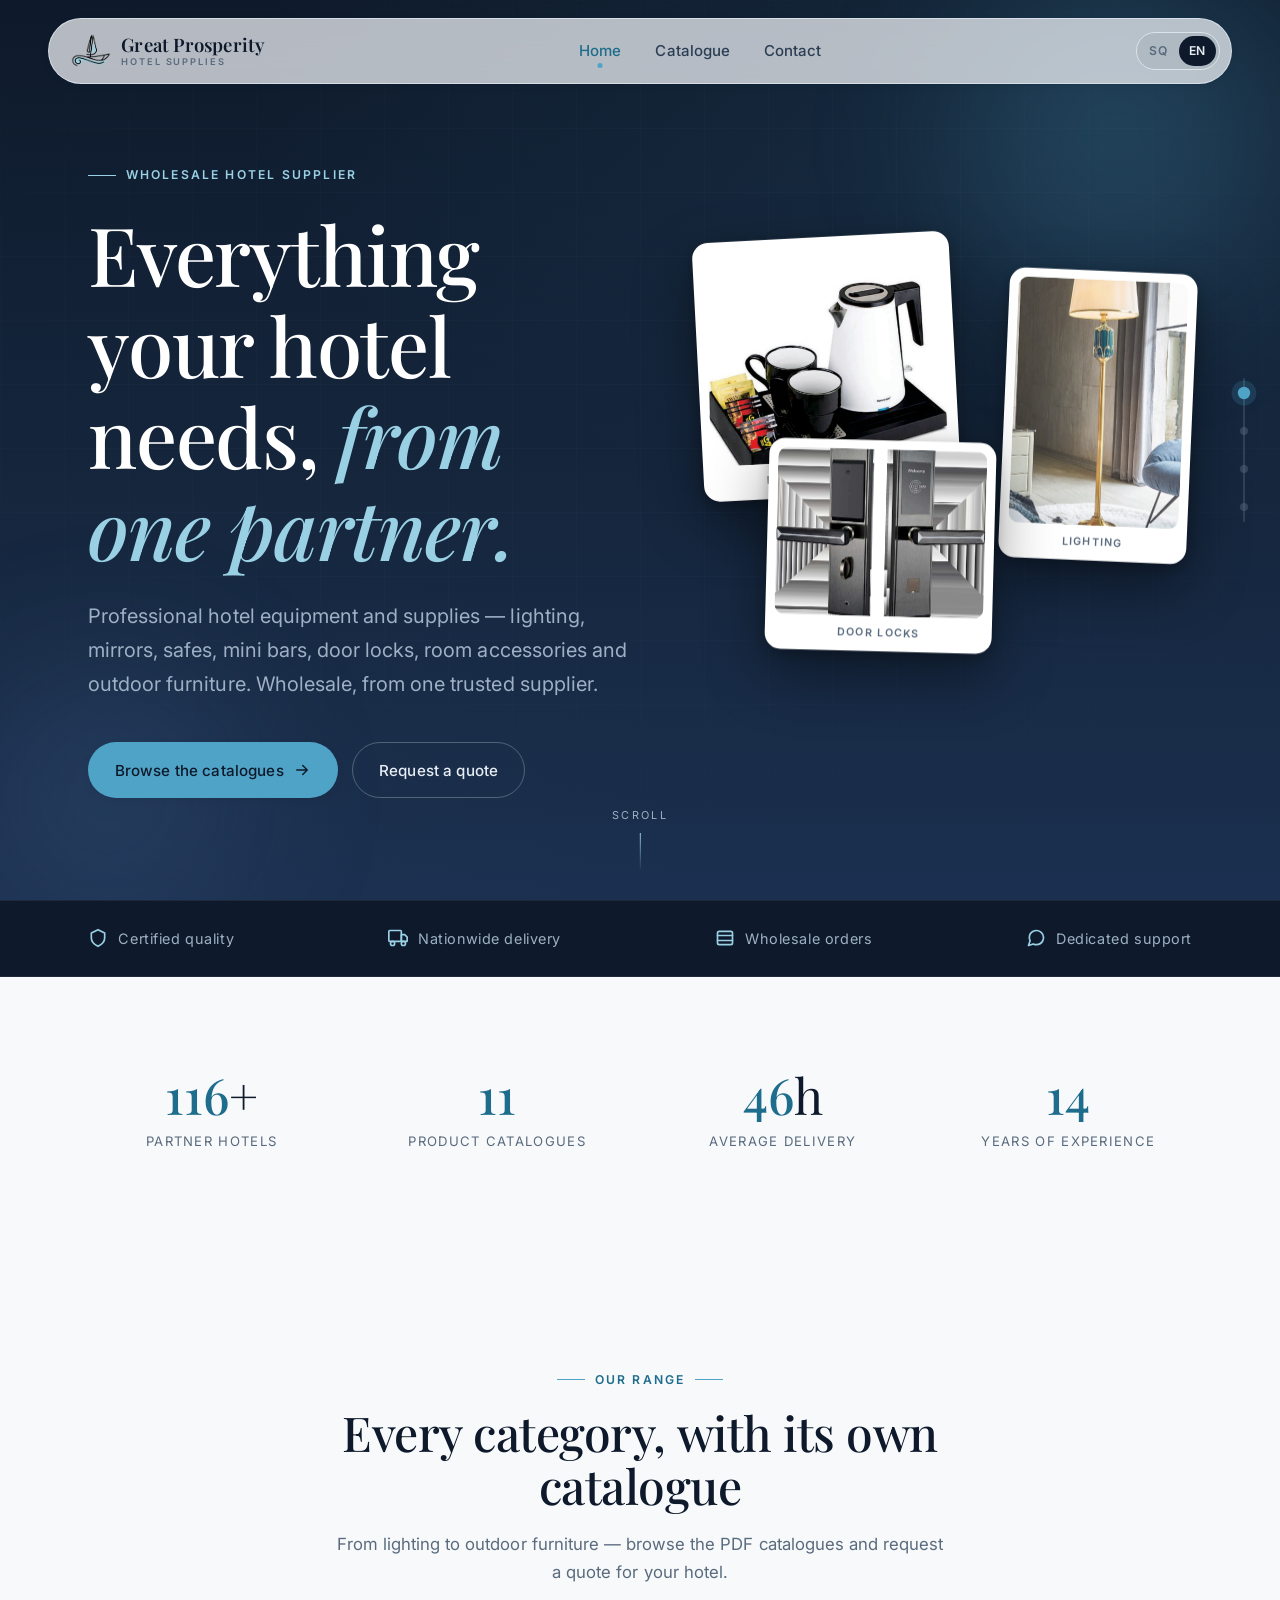
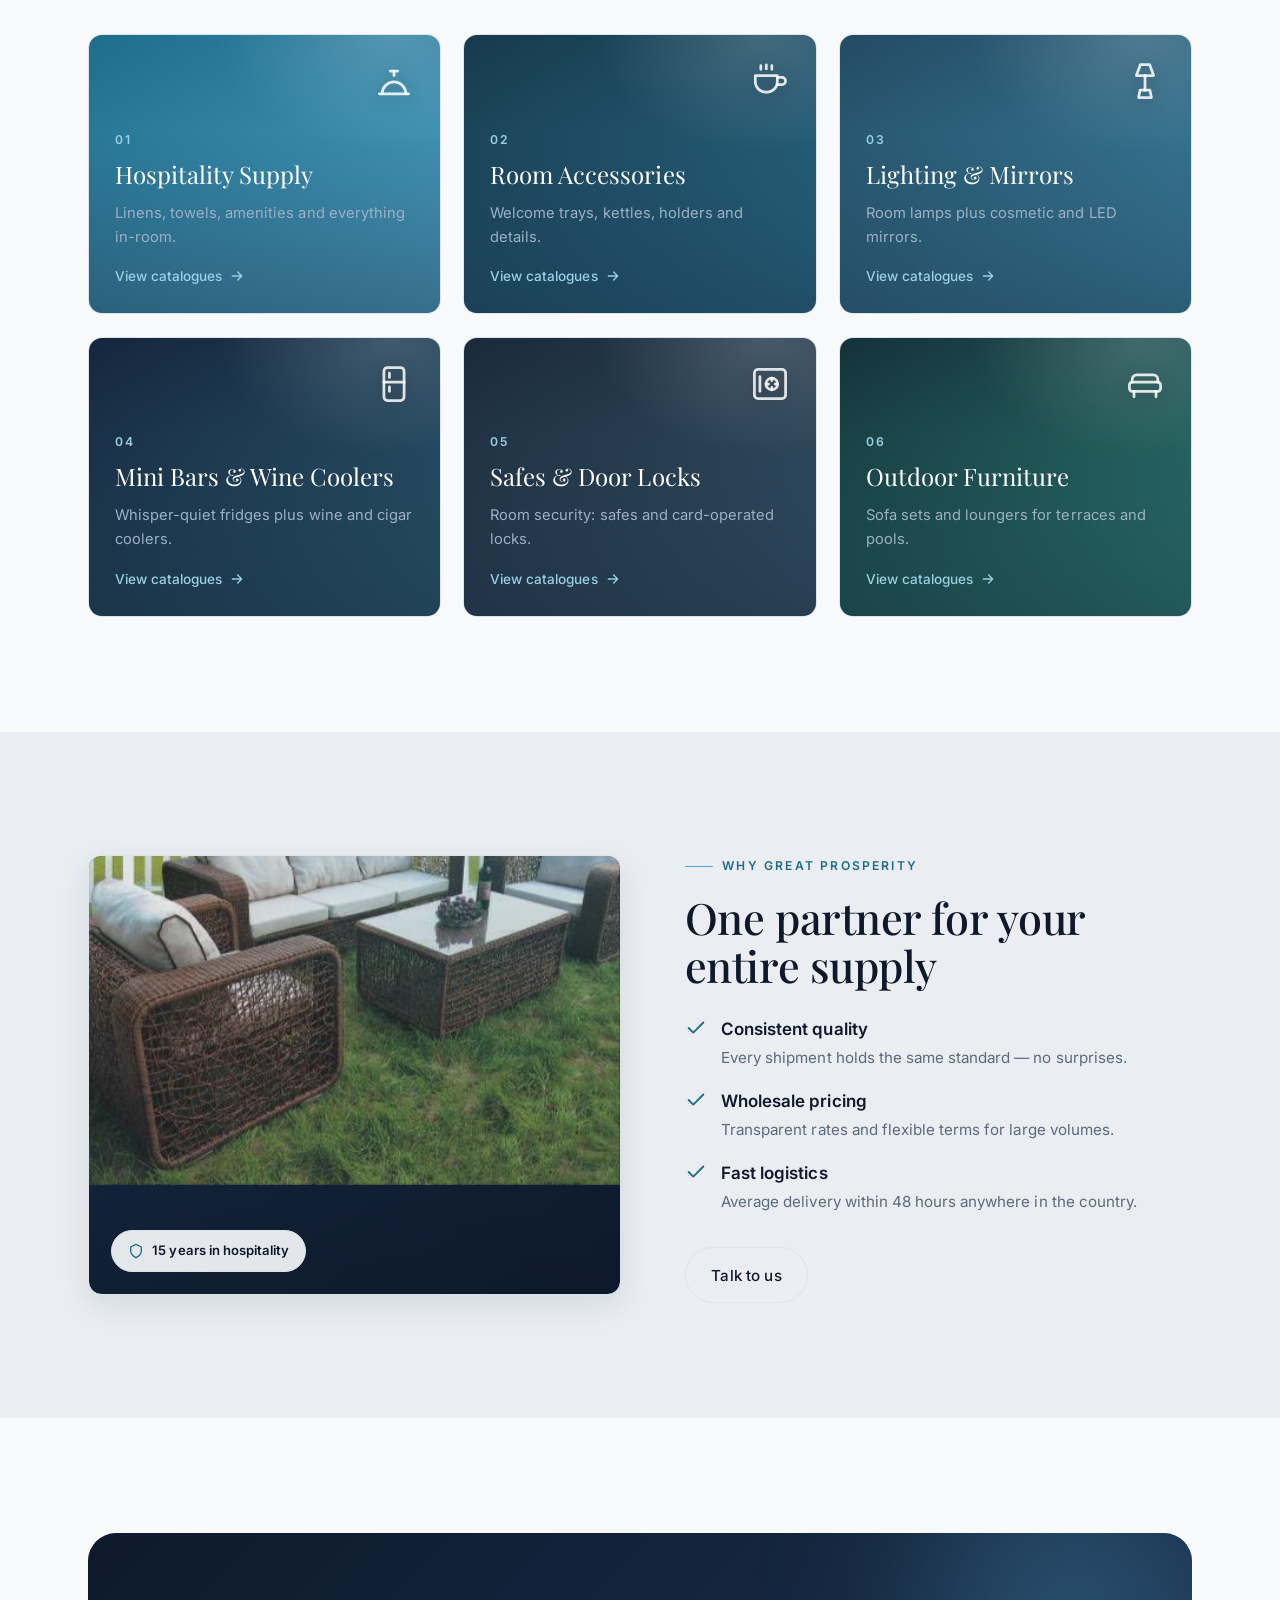
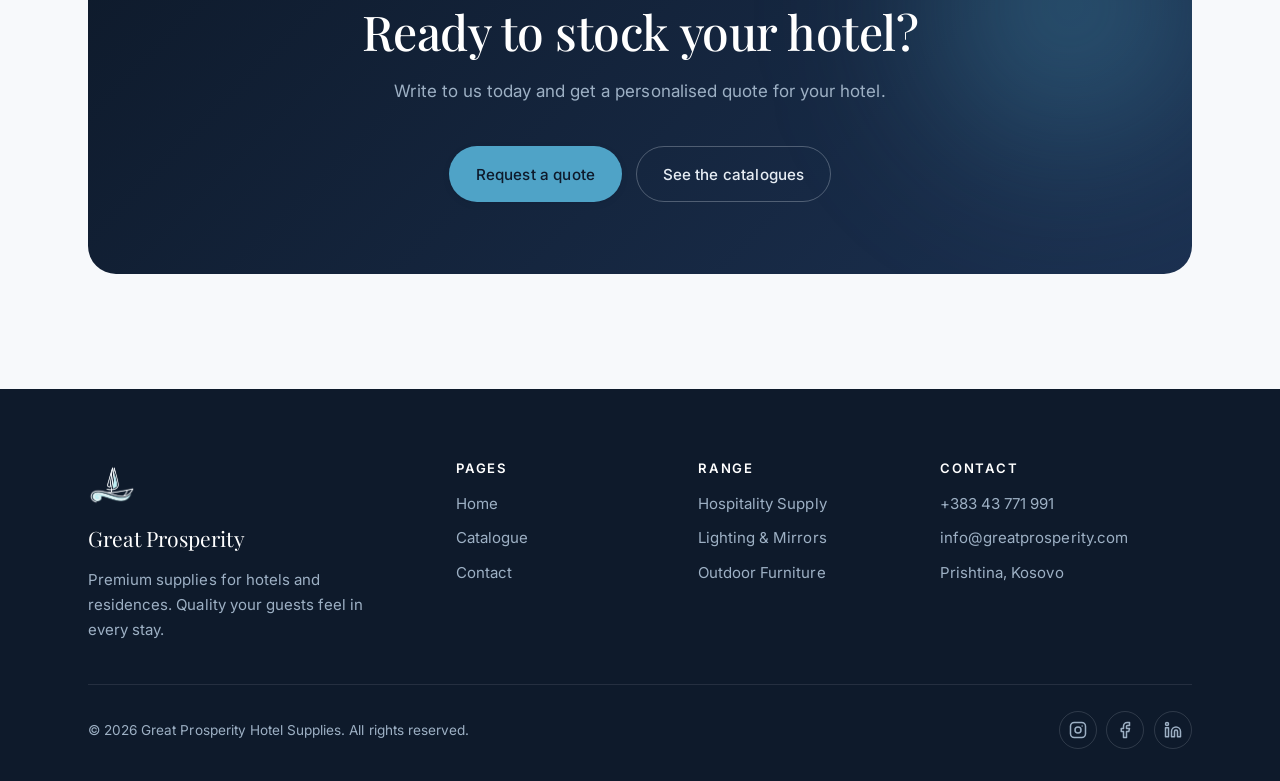
<file: index.html>
<!DOCTYPE html>
<html lang="en">
<head>
  <meta charset="UTF-8" />
  <meta name="viewport" content="width=device-width, initial-scale=1.0" />
  <title>Great Prosperity — Premium Hotel Supplies</title>
  <meta name="description" content="Wholesale hotel supplies for hospitality: lighting, mirrors, safes, minibars, door locks, room accessories and outdoor furniture. PDF catalogues and personalised quotes." />
  <link rel="preconnect" href="https://fonts.googleapis.com" />
  <link rel="preconnect" href="https://fonts.gstatic.com" crossorigin />
  <link rel="stylesheet" href="assets/css/style.css" />
</head>
<body>
  <div class="scroll-progress" aria-hidden="true"></div>
  <!-- ============ NAV ============ -->
  <!-- Brand: Great Prosperity · Hotel Supplies. Logo: assets/img/logo-mark.png -->
  <nav class="nav" aria-label="Primary">
    <a class="brand" href="index.html" aria-label="Great Prosperity Hotel Supplies — home">
      <img class="brand__logo" src="assets/img/logo-mark.png" alt="Great Prosperity Hotel Supplies logo" width="42" height="42" />
      <span class="brand__text">
        <span class="brand__mark">Great Prosperity</span>
        <span class="brand__sub">Hotel Supplies</span>
      </span>
    </a>

    <div class="nav__links">
      <a class="nav__link is-active" href="index.html" data-sq="Ballina" data-en="Home">Home</a>
      <a class="nav__link" href="catalog.html" data-sq="Katalogu" data-en="Catalogue">Catalogue</a>
      <a class="nav__link" href="contact.html" data-sq="Kontakti" data-en="Contact">Contact</a>
    </div>

    <div class="nav__right">
      <div class="lang" role="group" aria-label="Language">
        <button class="lang__btn" data-lang="sq" aria-pressed="false">SQ</button>
        <button class="lang__btn is-active" data-lang="en" aria-pressed="true">EN</button>
      </div>
      <button class="nav__burger" aria-label="Menu" aria-expanded="false">
        <span></span><span></span><span></span>
      </button>
    </div>
  </nav>

  <!-- ============ HERO ============ -->
  <header class="hero" id="top" data-dot-sq="Fillimi" data-dot-en="Top">
    <div class="hero__orb hero__orb--1" data-parallax="0.16" aria-hidden="true"></div>
    <div class="hero__orb hero__orb--2" data-parallax="-0.12" aria-hidden="true"></div>
    <div class="hero__grid" aria-hidden="true"></div>

    <div class="container hero__inner">
      <div class="hero__copy">
        <span class="eyebrow hero__eyebrow reveal"
              data-sq="Furnitor me shumicë për hotele" data-en="Wholesale hotel supplier">Wholesale hotel supplier</span>

        <h1 class="reveal" data-delay="1"
            data-sq="Gjithçka që hotelit i duhet, {em}nga një partner.{/em}"
            data-en="Everything your hotel needs, {em}from one partner.{/em}">Everything your hotel needs, <em>from one partner.</em>
        </h1>

        <p class="hero__sub reveal" data-delay="2"
           data-sq="Pajisje dhe furnizime profesionale për hotele — ndriçim, pasqyra, kasaforta, mini bare, brava dyersh, aksesorë dhome dhe mobilje eksterieri. Me shumicë, nga një furnitor i besueshëm."
           data-en="Professional hotel equipment and supplies — lighting, mirrors, safes, mini bars, door locks, room accessories and outdoor furniture. Wholesale, from one trusted supplier.">Professional hotel equipment and supplies — lighting, mirrors, safes, mini bars, door locks, room accessories and outdoor furniture. Wholesale, from one trusted supplier.</p>

        <div class="hero__cta reveal" data-delay="3">
          <a class="btn btn--primary" href="catalog.html">
            <span data-sq="Shfleto katalogët" data-en="Browse the catalogues">Browse the catalogues</span>
            <svg viewBox="0 0 24 24" fill="none" stroke="currentColor" stroke-width="2" stroke-linecap="round" stroke-linejoin="round"><path d="M5 12h14M13 6l6 6-6 6"/></svg>
          </a>
          <a class="btn btn--on-dark" href="contact.html"
             data-sq="Kërko ofertë" data-en="Request a quote">Request a quote</a>
        </div>
      </div>

      <!-- Floating product cards — real products from the catalogues -->
      <div class="hero__showcase reveal reveal--scale" data-delay="2">
        <figure class="hero__card hero__card--a" data-parallax="0.06">
          <span class="hero__card-in">
            <img src="assets/img/prod-tray.jpg" alt="Tabaka mikpritjeje me çajnik" loading="eager" />
            <figcaption data-sq="Aksesorë dhome" data-en="Room accessories">Room accessories</figcaption>
          </span>
        </figure>
        <figure class="hero__card hero__card--b" data-parallax="-0.05">
          <span class="hero__card-in">
            <img src="assets/img/prod-lamp.jpg" alt="Llambë qëndruese për hotel" loading="eager" />
            <figcaption data-sq="Ndriçim" data-en="Lighting">Lighting</figcaption>
          </span>
        </figure>
        <figure class="hero__card hero__card--c" data-parallax="0.1">
          <span class="hero__card-in">
            <img src="assets/img/prod-lock.jpg" alt="Brava elektronike dyersh" loading="eager" />
            <figcaption data-sq="Brava dyersh" data-en="Door locks">Door locks</figcaption>
          </span>
        </figure>
      </div>
    </div>

    <div class="hero__scroll" aria-hidden="true">
      <span data-sq="Zbrit" data-en="Scroll">Scroll</span>
      <i></i>
    </div>
  </header>

  <!-- ============ TRUST STRIP ============ -->
  <section class="strip">
    <div class="container strip__row">
      <div class="strip__item reveal">
        <svg viewBox="0 0 24 24" fill="none" stroke="currentColor" stroke-width="2" stroke-linecap="round" stroke-linejoin="round"><path d="M12 2 4 6v6c0 5 3.4 7.7 8 10 4.6-2.3 8-5 8-10V6z"/></svg>
        <span data-sq="Cilësi e certifikuar" data-en="Certified quality">Certified quality</span>
      </div>
      <div class="strip__item reveal" data-delay="1">
        <svg viewBox="0 0 24 24" fill="none" stroke="currentColor" stroke-width="2" stroke-linecap="round" stroke-linejoin="round"><rect x="1" y="3" width="15" height="13" rx="1"/><path d="M16 8h4l3 3v5h-7z"/><circle cx="5.5" cy="18.5" r="2.5"/><circle cx="18.5" cy="18.5" r="2.5"/></svg>
        <span data-sq="Dorëzim në të gjithë vendin" data-en="Nationwide delivery">Nationwide delivery</span>
      </div>
      <div class="strip__item reveal" data-delay="2">
        <svg viewBox="0 0 24 24" fill="none" stroke="currentColor" stroke-width="2" stroke-linecap="round" stroke-linejoin="round"><path d="M3 9h18M3 15h18"/><rect x="3" y="4" width="18" height="16" rx="2"/></svg>
        <span data-sq="Porosi me shumicë" data-en="Wholesale orders">Wholesale orders</span>
      </div>
      <div class="strip__item reveal" data-delay="3">
        <svg viewBox="0 0 24 24" fill="none" stroke="currentColor" stroke-width="2" stroke-linecap="round" stroke-linejoin="round"><path d="M21 11.5a8.38 8.38 0 0 1-.9 3.8 8.5 8.5 0 0 1-7.6 4.7 8.38 8.38 0 0 1-3.8-.9L3 21l1.9-5.7a8.38 8.38 0 0 1-.9-3.8 8.5 8.5 0 0 1 4.7-7.6 8.38 8.38 0 0 1 3.8-.9h.5a8.48 8.48 0 0 1 8 8z"/></svg>
        <span data-sq="Mbështetje e dedikuar" data-en="Dedicated support">Dedicated support</span>
      </div>
    </div>
  </section>

  <!-- ============ STATS ============ -->
  <section class="section section--tight">
    <div class="container">
      <div class="stats">
        <div class="stat reveal">
          <div class="stat__num"><b>120</b>+</div>
          <div class="stat__label" data-sq="Hotele partnere" data-en="Partner hotels">Partner hotels</div>
        </div>
        <div class="stat reveal" data-delay="1">
          <div class="stat__num"><b>11</b></div>
          <div class="stat__label" data-sq="Katalogë produktesh" data-en="Product catalogues">Product catalogues</div>
        </div>
        <div class="stat reveal" data-delay="2">
          <div class="stat__num"><b>48</b>h</div>
          <div class="stat__label" data-sq="Dorëzim mesatar" data-en="Average delivery">Average delivery</div>
        </div>
        <div class="stat reveal" data-delay="3">
          <div class="stat__num"><b>15</b></div>
          <div class="stat__label" data-sq="Vite përvojë" data-en="Years of experience">Years of experience</div>
        </div>
      </div>
    </div>
  </section>

  <!-- ============ CATEGORIES ============ -->
  <section class="section" id="categories" data-dot-sq="Gama" data-dot-en="Range">
    <div class="container">
      <div class="section-head section-head--center reveal">
        <span class="eyebrow eyebrow--center" data-sq="Gama jonë" data-en="Our range">Our range</span>
        <h2 data-sq="Çdo kategori, me katalogun e vet" data-en="Every category, with its own catalogue">Every category, with its own catalogue</h2>
        <p data-sq="Nga ndriçimi te mobiljet e eksterierit — shfletoni katalogët në PDF dhe kërkoni ofertë për hotelin tuaj."
           data-en="From lighting to outdoor furniture — browse the PDF catalogues and request a quote for your hotel.">From lighting to outdoor furniture — browse the PDF catalogues and request a quote for your hotel.</p>
      </div>

      <div class="cats">
        <a class="cat reveal" href="catalog.html" style="--cg1:#1F6D8C;--cg2:#4FA3C7">
          <svg class="cat__icon" viewBox="0 0 24 24" fill="none" stroke="currentColor" stroke-width="1.5" stroke-linecap="round" stroke-linejoin="round"><path d="M4 19h16"/><path d="M5.5 19a6.5 6.5 0 0 1 13 0"/><path d="M12 9V6.6"/><path d="M10 6.6h4"/></svg>
          <span class="cat__num">01</span>
          <span class="cat__name" data-sq="Furnizime Mikpritjeje" data-en="Hospitality Supply">Hospitality Supply</span>
          <span class="cat__desc" data-sq="Çarçafë, peshqirë, kozmetikë dhe gjithçka për dhomën." data-en="Linens, towels, amenities and everything in-room.">Linens, towels, amenities and everything in-room.</span>
          <span class="cat__go"><span data-sq="Shiko katalogët" data-en="View catalogues">View catalogues</span><svg viewBox="0 0 24 24" fill="none" stroke="currentColor" stroke-width="2" stroke-linecap="round" stroke-linejoin="round"><path d="M5 12h14M13 6l6 6-6 6"/></svg></span>
        </a>
        <a class="cat reveal" data-delay="1" href="catalog.html" style="--cg1:#173A4D;--cg2:#2C6E8C">
          <svg class="cat__icon" viewBox="0 0 24 24" fill="none" stroke="currentColor" stroke-width="1.5" stroke-linecap="round" stroke-linejoin="round"><path d="M4 9h12v3.5A5.5 5.5 0 0 1 10.5 18h-1A5.5 5.5 0 0 1 4 12.5z"/><path d="M16 10h2.5a2 2 0 0 1 0 4H16"/><path d="M7 3.6v2M10 3.2v2.2M13 3.6v2"/></svg>
          <span class="cat__num">02</span>
          <span class="cat__name" data-sq="Aksesorë Dhome" data-en="Room Accessories">Room Accessories</span>
          <span class="cat__desc" data-sq="Tabaka mikpritjeje, çajnikë, mbajtëse dhe detaje." data-en="Welcome trays, kettles, holders and details.">Welcome trays, kettles, holders and details.</span>
          <span class="cat__go"><span data-sq="Shiko katalogët" data-en="View catalogues">View catalogues</span><svg viewBox="0 0 24 24" fill="none" stroke="currentColor" stroke-width="2" stroke-linecap="round" stroke-linejoin="round"><path d="M5 12h14M13 6l6 6-6 6"/></svg></span>
        </a>
        <a class="cat reveal" data-delay="2" href="catalog.html" style="--cg1:#234B63;--cg2:#3E86A6">
          <svg class="cat__icon" viewBox="0 0 24 24" fill="none" stroke="currentColor" stroke-width="1.5" stroke-linecap="round" stroke-linejoin="round"><path d="M9.5 3h5l2.2 6h-9.4z"/><path d="M12 9v8"/><path d="M9.3 17h5.4l.8 4h-7z"/></svg>
          <span class="cat__num">03</span>
          <span class="cat__name" data-sq="Ndriçim &amp; Pasqyra" data-en="Lighting &amp; Mirrors">Lighting &amp; Mirrors</span>
          <span class="cat__desc" data-sq="Llamba dhome dhe pasqyra kozmetike e me LED." data-en="Room lamps plus cosmetic and LED mirrors.">Room lamps plus cosmetic and LED mirrors.</span>
          <span class="cat__go"><span data-sq="Shiko katalogët" data-en="View catalogues">View catalogues</span><svg viewBox="0 0 24 24" fill="none" stroke="currentColor" stroke-width="2" stroke-linecap="round" stroke-linejoin="round"><path d="M5 12h14M13 6l6 6-6 6"/></svg></span>
        </a>
        <a class="cat reveal" href="catalog.html" style="--cg1:#15263D;--cg2:#2C5C73">
          <svg class="cat__icon" viewBox="0 0 24 24" fill="none" stroke="currentColor" stroke-width="1.5" stroke-linecap="round" stroke-linejoin="round"><rect x="6.5" y="3" width="11" height="18" rx="2"/><path d="M6.5 11h11"/><path d="M9.5 6v2.4"/><path d="M9.5 13.6V16"/></svg>
          <span class="cat__num">04</span>
          <span class="cat__name" data-sq="Mini Bar &amp; Ftohës Vere" data-en="Mini Bars &amp; Wine Coolers">Mini Bars &amp; Wine Coolers</span>
          <span class="cat__desc" data-sq="Frigoriferë të heshtur dhe ftohës për verë e puro." data-en="Whisper-quiet fridges plus wine and cigar coolers.">Whisper-quiet fridges plus wine and cigar coolers.</span>
          <span class="cat__go"><span data-sq="Shiko katalogët" data-en="View catalogues">View catalogues</span><svg viewBox="0 0 24 24" fill="none" stroke="currentColor" stroke-width="2" stroke-linecap="round" stroke-linejoin="round"><path d="M5 12h14M13 6l6 6-6 6"/></svg></span>
        </a>
        <a class="cat reveal" data-delay="1" href="catalog.html" style="--cg1:#1A2A3A;--cg2:#38566B">
          <svg class="cat__icon" viewBox="0 0 24 24" fill="none" stroke="currentColor" stroke-width="1.5" stroke-linecap="round" stroke-linejoin="round"><rect x="3.5" y="4" width="17" height="16" rx="2"/><circle cx="13" cy="12" r="3.2"/><path d="M13 8.8v1.4M13 13.8v1.4M16.2 12h-1.4M11.2 12H9.8"/><path d="M6.5 8v8"/></svg>
          <span class="cat__num">05</span>
          <span class="cat__name" data-sq="Kasaforta &amp; Brava" data-en="Safes &amp; Door Locks">Safes &amp; Door Locks</span>
          <span class="cat__desc" data-sq="Siguri për dhomat: kasaforta dhe brava me kartelë." data-en="Room security: safes and card-operated locks.">Room security: safes and card-operated locks.</span>
          <span class="cat__go"><span data-sq="Shiko katalogët" data-en="View catalogues">View catalogues</span><svg viewBox="0 0 24 24" fill="none" stroke="currentColor" stroke-width="2" stroke-linecap="round" stroke-linejoin="round"><path d="M5 12h14M13 6l6 6-6 6"/></svg></span>
        </a>
        <a class="cat reveal" data-delay="2" href="catalog.html" style="--cg1:#14323A;--cg2:#2E7D74">
          <svg class="cat__icon" viewBox="0 0 24 24" fill="none" stroke="currentColor" stroke-width="1.5" stroke-linecap="round" stroke-linejoin="round"><path d="M5 11V9.5A2.5 2.5 0 0 1 7.5 7h9A2.5 2.5 0 0 1 19 9.5V11"/><rect x="3.5" y="11" width="17" height="5" rx="1.5"/><path d="M6 16v3M18 16v3"/></svg>
          <span class="cat__num">06</span>
          <span class="cat__name" data-sq="Mobilje Eksterieri" data-en="Outdoor Furniture">Outdoor Furniture</span>
          <span class="cat__desc" data-sq="Sete divani dhe shezllonë për terraca e pishina." data-en="Sofa sets and loungers for terraces and pools.">Sofa sets and loungers for terraces and pools.</span>
          <span class="cat__go"><span data-sq="Shiko katalogët" data-en="View catalogues">View catalogues</span><svg viewBox="0 0 24 24" fill="none" stroke="currentColor" stroke-width="2" stroke-linecap="round" stroke-linejoin="round"><path d="M5 12h14M13 6l6 6-6 6"/></svg></span>
        </a>
      </div>
    </div>
  </section>

  <!-- ============ SPLIT / WHY US ============ -->
  <section class="section" id="why" style="background:var(--mist);" data-dot-sq="Pse ne" data-dot-en="Why us">
    <div class="container split">
      <div class="split__media reveal reveal--left">
        <img class="split__media-img" data-parallax="0.06" src="assets/img/why-products.jpg" alt="Set mobiljesh eksterieri për hotele" />
        <span class="split__media-badge">
          <svg viewBox="0 0 24 24" fill="none" stroke="currentColor" stroke-width="2" stroke-linecap="round" stroke-linejoin="round"><path d="M12 2 4 6v6c0 5 3.4 7.7 8 10 4.6-2.3 8-5 8-10V6z"/></svg>
          <span data-sq="15 vite mikpritje" data-en="15 years in hospitality">15 years in hospitality</span>
        </span>
      </div>
      <div class="reveal reveal--right" data-delay="1">
        <span class="eyebrow" data-sq="Pse Great Prosperity" data-en="Why Great Prosperity">Why Great Prosperity</span>
        <h2 style="font-size:clamp(1.9rem,4vw,2.7rem);margin-top:1rem;"
            data-sq="Një partner i vetëm për të gjithë furnizimin"
            data-en="One partner for your entire supply">One partner for your entire supply</h2>
        <div class="split__list">
          <div class="split__item">
            <svg viewBox="0 0 24 24" fill="none" stroke="currentColor" stroke-width="2" stroke-linecap="round" stroke-linejoin="round"><path d="M20 6 9 17l-5-5"/></svg>
            <div>
              <b data-sq="Cilësi konstante" data-en="Consistent quality">Consistent quality</b>
              <span data-sq="Çdo dërgesë i përmbahet të njëjtave standarde — pa surpriza." data-en="Every shipment holds the same standard — no surprises.">Every shipment holds the same standard — no surprises.</span>
            </div>
          </div>
          <div class="split__item">
            <svg viewBox="0 0 24 24" fill="none" stroke="currentColor" stroke-width="2" stroke-linecap="round" stroke-linejoin="round"><path d="M20 6 9 17l-5-5"/></svg>
            <div>
              <b data-sq="Çmime për shumicë" data-en="Wholesale pricing">Wholesale pricing</b>
              <span data-sq="Tarifa transparente dhe kushte fleksibël për volume të mëdha." data-en="Transparent rates and flexible terms for large volumes.">Transparent rates and flexible terms for large volumes.</span>
            </div>
          </div>
          <div class="split__item">
            <svg viewBox="0 0 24 24" fill="none" stroke="currentColor" stroke-width="2" stroke-linecap="round" stroke-linejoin="round"><path d="M20 6 9 17l-5-5"/></svg>
            <div>
              <b data-sq="Logjistikë e shpejtë" data-en="Fast logistics">Fast logistics</b>
              <span data-sq="Dorëzim mesatar brenda 48 orëve kudo në vend." data-en="Average delivery within 48 hours anywhere in the country.">Average delivery within 48 hours anywhere in the country.</span>
            </div>
          </div>
        </div>
        <a class="btn btn--ghost" href="contact.html" style="margin-top:2rem;"
           data-sq="Bisedo me ne" data-en="Talk to us">Talk to us</a>
      </div>
    </div>
  </section>

  <!-- ============ CTA BAND ============ -->
  <section class="section" id="cta" data-dot-sq="Kontakt" data-dot-en="Contact">
    <div class="container">
      <div class="cta-band reveal">
        <h2 data-sq="Gati të furnizoni hotelin tuaj?"
            data-en="Ready to stock your hotel?">Ready to stock your hotel?</h2>
        <p data-sq="Na shkruani sot dhe merrni një ofertë të personalizuar për hotelin tuaj."
           data-en="Write to us today and get a personalised quote for your hotel.">Write to us today and get a personalised quote for your hotel.</p>
        <div class="hero__cta">
          <a class="btn btn--primary" href="contact.html"
             data-sq="Kërko ofertë" data-en="Request a quote">Request a quote</a>
          <a class="btn btn--on-dark" href="catalog.html"
             data-sq="Shiko katalogët" data-en="See the catalogues">See the catalogues</a>
        </div>
      </div>
    </div>
  </section>

  <!-- ============ FOOTER ============ -->
  <footer class="footer">
    <div class="container">
      <div class="footer__top">
        <div class="footer__brand">
          <img class="footer__logo" src="assets/img/logo-mark-light.png" alt="Great Prosperity Hotel Supplies logo" width="48" height="48" />
          <span class="footer__name">Great Prosperity</span>
          <p data-sq="Furnizime premium për hotele dhe rezidenca. Cilësi që mysafirët e ndjejnë në çdo qëndrim."
             data-en="Premium supplies for hotels and residences. Quality your guests feel in every stay.">Premium supplies for hotels and residences. Quality your guests feel in every stay.</p>
        </div>
        <div class="footer__col">
          <h4 data-sq="Faqet" data-en="Pages">Pages</h4>
          <a href="index.html" data-sq="Ballina" data-en="Home">Home</a>
          <a href="catalog.html" data-sq="Katalogu" data-en="Catalogue">Catalogue</a>
          <a href="contact.html" data-sq="Kontakti" data-en="Contact">Contact</a>
        </div>
        <div class="footer__col">
          <h4 data-sq="Gama" data-en="Range">Range</h4>
          <a href="catalog.html" data-sq="Furnizime Mikpritjeje" data-en="Hospitality Supply">Hospitality Supply</a>
          <a href="catalog.html" data-sq="Ndriçim &amp; Pasqyra" data-en="Lighting &amp; Mirrors">Lighting &amp; Mirrors</a>
          <a href="catalog.html" data-sq="Mobilje Eksterieri" data-en="Outdoor Furniture">Outdoor Furniture</a>
        </div>
        <div class="footer__col">
          <h4 data-sq="Kontakt" data-en="Contact">Contact</h4>
          <p><a href="tel:+38343771991">+383 43 771 991</a></p>
          <a href="mailto:info@greatprosperity.com">info@greatprosperity.com</a>
          <p data-sq="Prishtinë, Kosovë" data-en="Prishtina, Kosovo">Prishtina, Kosovo</p>
        </div>
      </div>
      <div class="footer__bottom">
        <span>© <span data-year>2026</span> Great Prosperity Hotel Supplies. <span data-sq="Të gjitha të drejtat e rezervuara." data-en="All rights reserved.">All rights reserved.</span></span>
        <div class="footer__social">
          <a href="#" aria-label="Instagram"><svg viewBox="0 0 24 24" fill="none" stroke="currentColor" stroke-width="2" stroke-linecap="round" stroke-linejoin="round"><rect x="2" y="2" width="20" height="20" rx="5"/><circle cx="12" cy="12" r="4"/><circle cx="17.5" cy="6.5" r="1" fill="currentColor" stroke="none"/></svg></a>
          <a href="#" aria-label="Facebook"><svg viewBox="0 0 24 24" fill="none" stroke="currentColor" stroke-width="2" stroke-linecap="round" stroke-linejoin="round"><path d="M18 2h-3a5 5 0 0 0-5 5v3H7v4h3v8h4v-8h3l1-4h-4V7a1 1 0 0 1 1-1h3z"/></svg></a>
          <a href="#" aria-label="LinkedIn"><svg viewBox="0 0 24 24" fill="none" stroke="currentColor" stroke-width="2" stroke-linecap="round" stroke-linejoin="round"><path d="M16 8a6 6 0 0 1 6 6v7h-4v-7a2 2 0 0 0-4 0v7h-4v-7a6 6 0 0 1 6-6z"/><rect x="2" y="9" width="4" height="12"/><circle cx="4" cy="4" r="2"/></svg></a>
        </div>
      </div>
    </div>
  </footer>

  <script src="assets/js/main.js"></script></body>
</html>
</file>
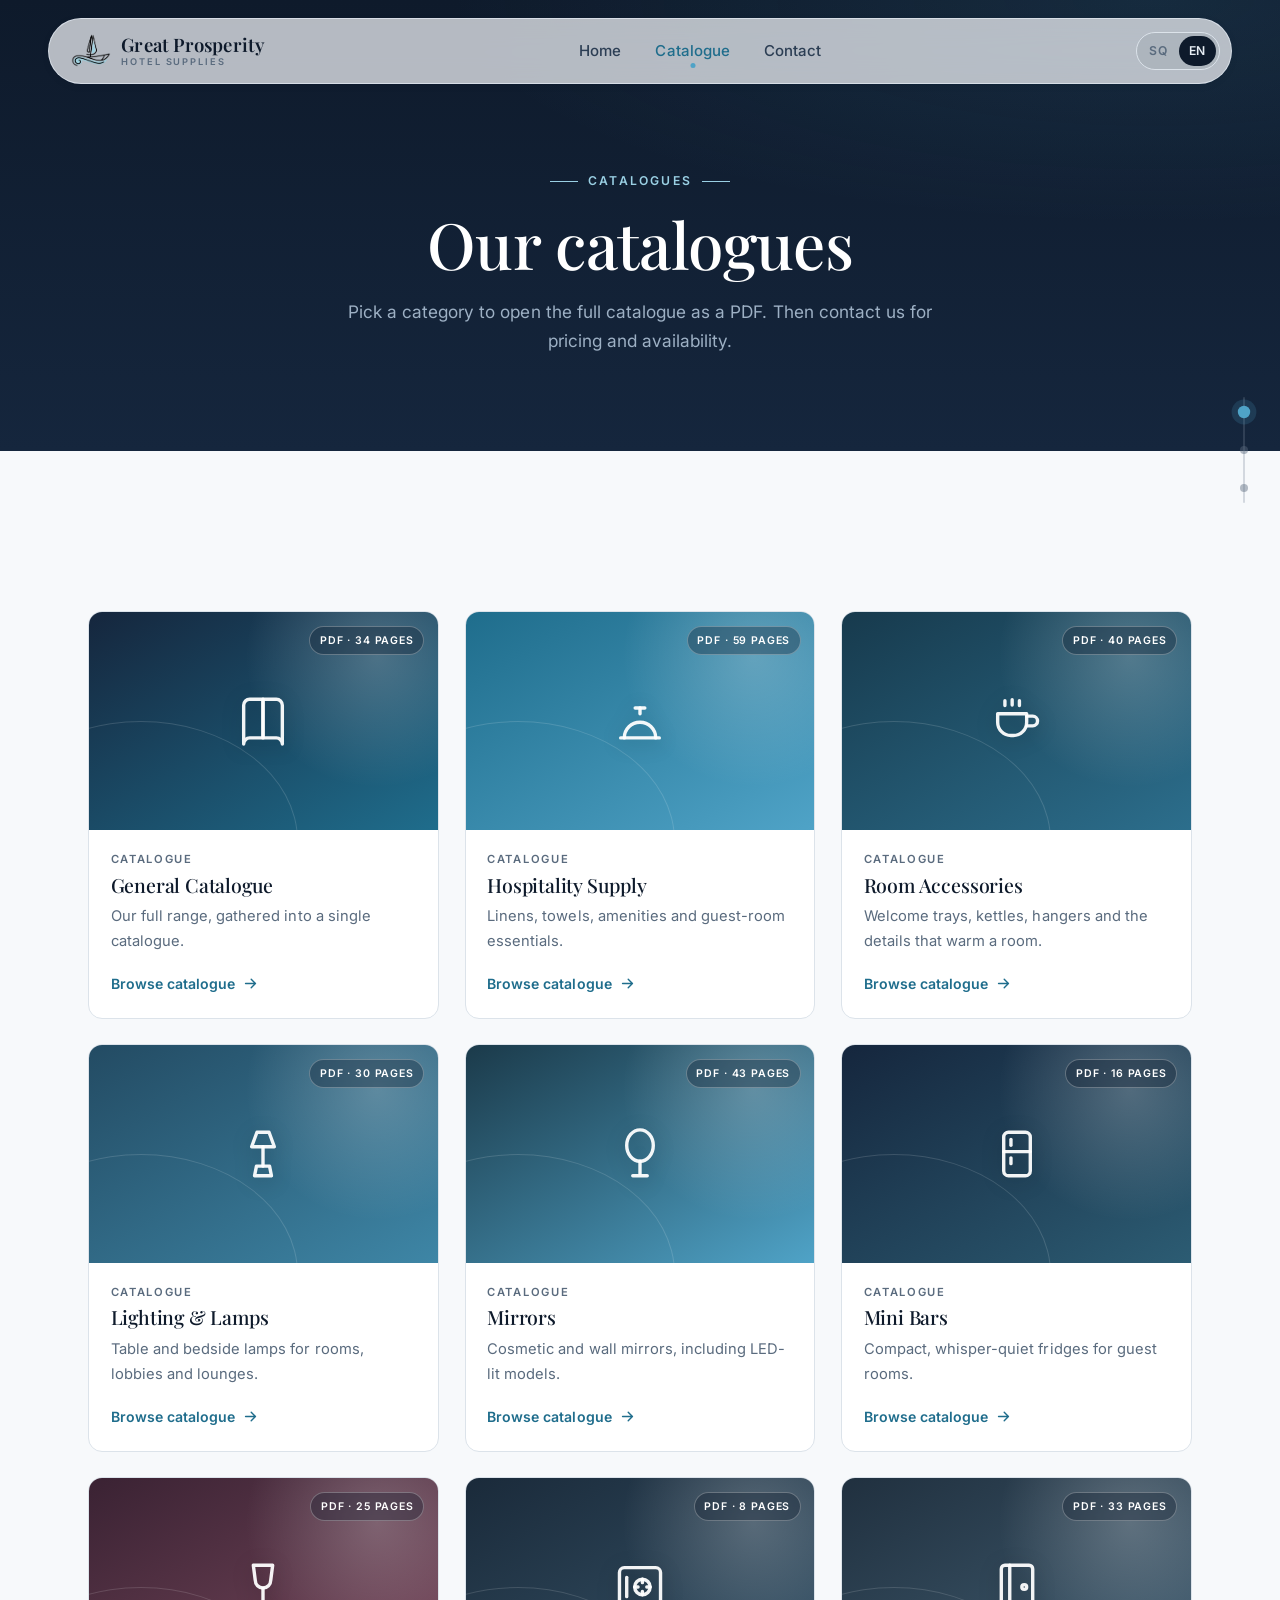
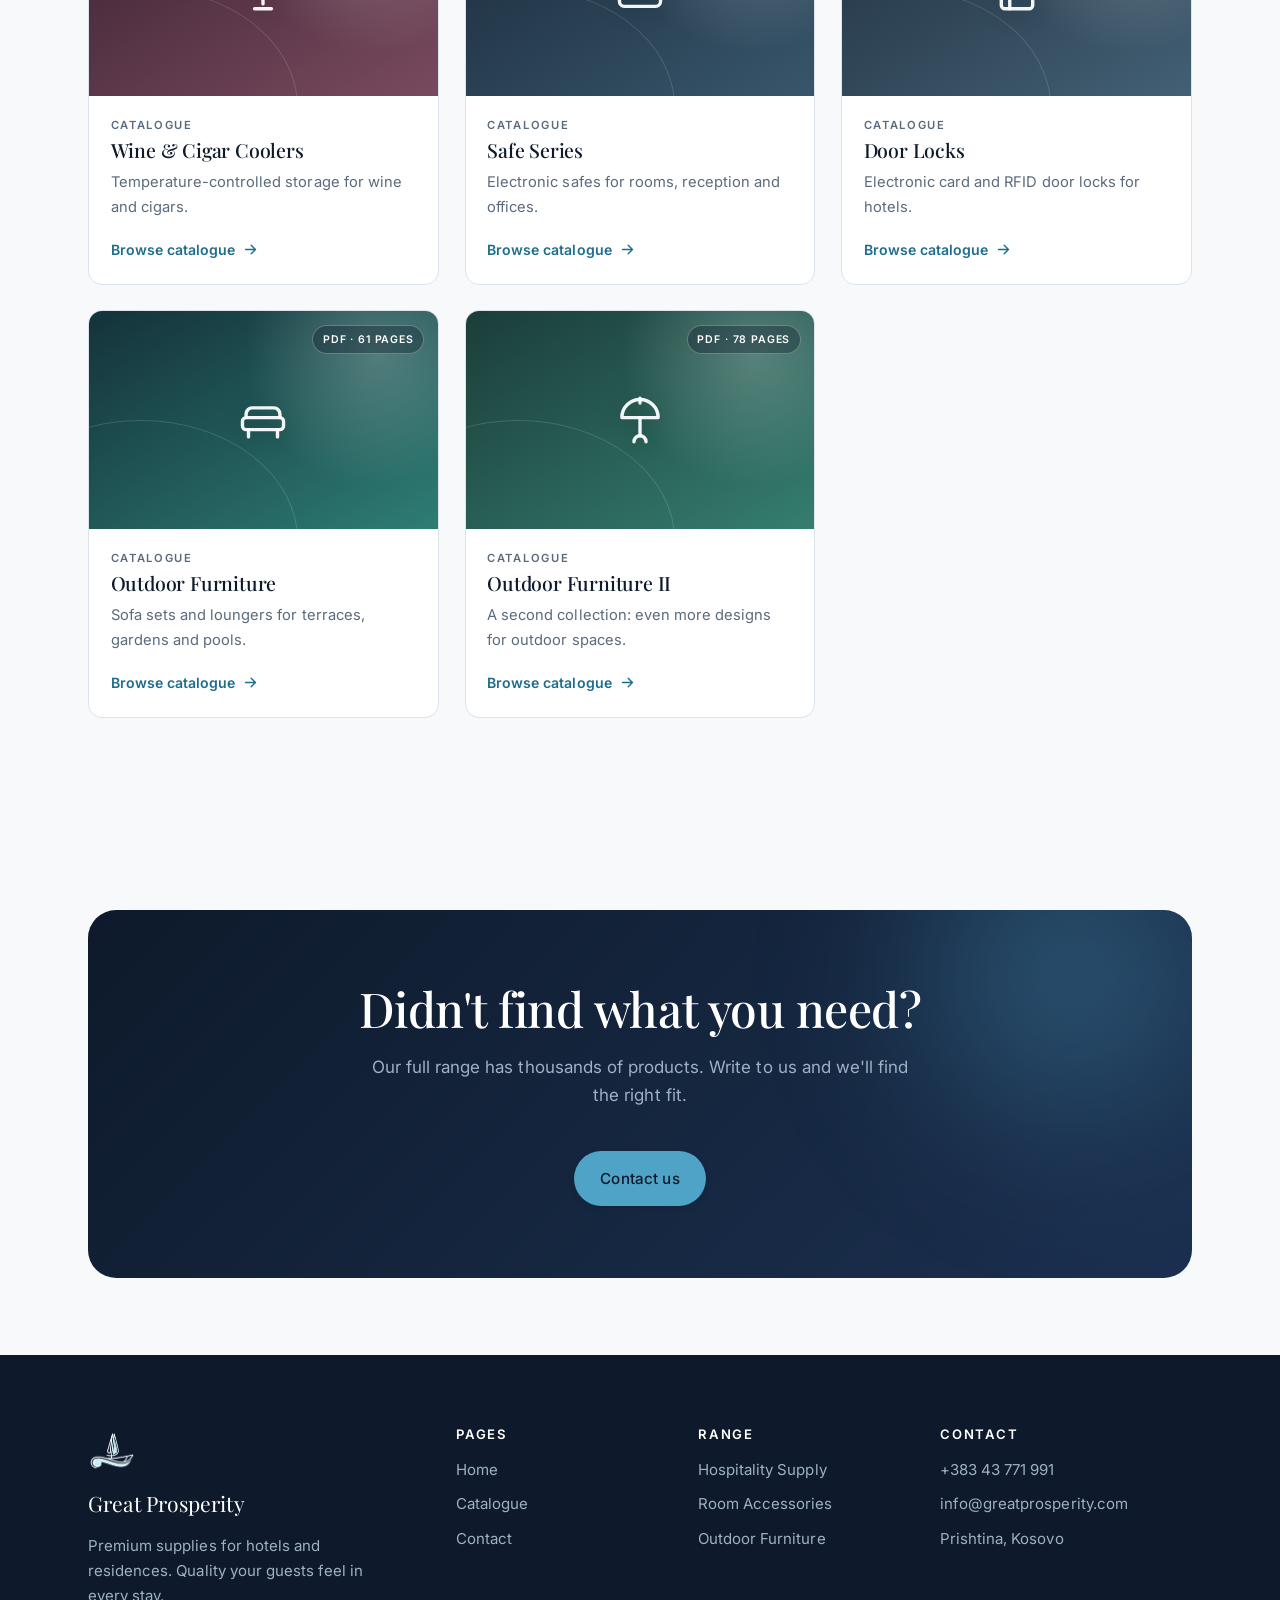
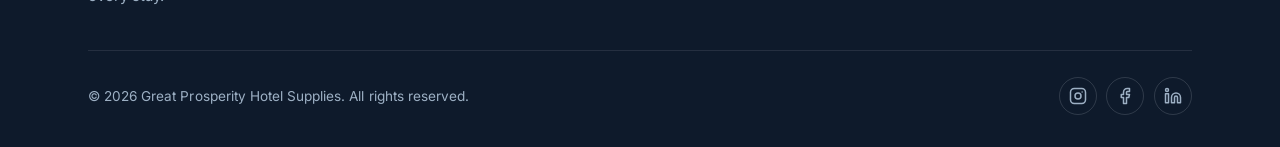
<file: catalog.html>
<!DOCTYPE html>
<html lang="en">
<head>
  <meta charset="UTF-8" />
  <meta name="viewport" content="width=device-width, initial-scale=1.0" />
  <title>Catalogue — Great Prosperity Hotel Supplies</title>
  <meta name="description" content="Download our PDF catalogues: hospitality supplies, room accessories, lighting, mirrors, minibars, safes, door locks and outdoor furniture." />
  <link rel="preconnect" href="https://fonts.googleapis.com" />
  <link rel="preconnect" href="https://fonts.gstatic.com" crossorigin />
  <link rel="stylesheet" href="assets/css/style.css" />
</head>
<body>
  <div class="scroll-progress" aria-hidden="true"></div>
  <!-- ============ NAV ============ -->
  <nav class="nav" aria-label="Primary">
    <a class="brand" href="index.html" aria-label="Great Prosperity Hotel Supplies — home">
      <img class="brand__logo" src="assets/img/logo-mark.png" alt="Great Prosperity Hotel Supplies logo" width="42" height="42" />
      <span class="brand__text">
        <span class="brand__mark">Great Prosperity</span>
        <span class="brand__sub">Hotel Supplies</span>
      </span>
    </a>
    <div class="nav__links">
      <a class="nav__link" href="index.html" data-sq="Ballina" data-en="Home">Home</a>
      <a class="nav__link is-active" href="catalog.html" data-sq="Katalogu" data-en="Catalogue">Catalogue</a>
      <a class="nav__link" href="contact.html" data-sq="Kontakti" data-en="Contact">Contact</a>
    </div>
    <div class="nav__right">
      <div class="lang" role="group" aria-label="Language">
        <button class="lang__btn" data-lang="sq" aria-pressed="false">SQ</button>
        <button class="lang__btn is-active" data-lang="en" aria-pressed="true">EN</button>
      </div>
      <button class="nav__burger" aria-label="Menu" aria-expanded="false">
        <span></span><span></span><span></span>
      </button>
    </div>
  </nav>

  <!-- ============ PAGE HERO ============ -->
  <header class="page-hero" id="top" data-dot-sq="Fillimi" data-dot-en="Top">
    <div class="container">
      <span class="eyebrow eyebrow--center reveal" data-sq="Katalogët" data-en="Catalogues">Catalogues</span>
      <h1 class="reveal" data-delay="1" data-sq="Katalogët tanë" data-en="Our catalogues">Our catalogues</h1>
      <p class="reveal" data-delay="2"
         data-sq="Zgjidhni një kategori për të hapur katalogun e plotë në PDF. Pastaj na kontaktoni për çmime dhe disponueshmëri."
         data-en="Pick a category to open the full catalogue as a PDF. Then contact us for pricing and availability.">Pick a category to open the full catalogue as a PDF. Then contact us for pricing and availability.</p>
    </div>
  </header>

  <!-- ============ CATALOGUES ============ -->
  <section class="section" id="catalog" data-dot-sq="Katalogët" data-dot-en="Catalogues">
    <div class="container">

      <!-- ====================================================================
           CATALOGUE CARDS — each card opens a PDF in a new tab.
           To add a catalogue: copy one <a class="cat-card"> block, drop the PDF
           into assets/catalogs/, point href to it, set the page count in the
           badge, and edit the title / description (data-sq + data-en).
           The gradient is set per card via the inline --cg1 / --cg2 variables.
           ==================================================================== -->
      <div class="cat-grid">

        <!-- General -->
        <a class="cat-card reveal" href="assets/catalogs/general.pdf" target="_blank" rel="noopener" style="--cg1:#15263D;--cg2:#1F6D8C">
          <div class="cat-card__media">
            <svg class="cat-card__icon" viewBox="0 0 24 24" fill="none" stroke="currentColor" stroke-width="1.5" stroke-linecap="round" stroke-linejoin="round"><path d="M4 5.5A2.5 2.5 0 0 1 6.5 3H12v16H6.5A2.5 2.5 0 0 0 4 21.5z"/><path d="M20 5.5A2.5 2.5 0 0 0 17.5 3H12v16h5.5A2.5 2.5 0 0 1 20 21.5z"/></svg>
            <span class="cat-card__badge">PDF · 34&nbsp;<span data-sq="faqe" data-en="pages">pages</span></span>
          </div>
          <div class="cat-card__body">
            <span class="cat-card__eyebrow" data-sq="Katalog" data-en="Catalogue">Catalogue</span>
            <h3 class="cat-card__title" data-sq="Katalogu i Përgjithshëm" data-en="General Catalogue">General Catalogue</h3>
            <p class="cat-card__desc" data-sq="Gama jonë e plotë, e përmbledhur në një katalog të vetëm." data-en="Our full range, gathered into a single catalogue.">Our full range, gathered into a single catalogue.</p>
            <span class="cat-card__action"><span data-sq="Shfleto katalogun" data-en="Browse catalogue">Browse catalogue</span><svg viewBox="0 0 24 24" fill="none" stroke="currentColor" stroke-width="2" stroke-linecap="round" stroke-linejoin="round"><path d="M5 12h14M13 6l6 6-6 6"/></svg></span>
          </div>
        </a>

        <!-- Hospitality Supply -->
        <a class="cat-card reveal" data-delay="1" href="assets/catalogs/hospitality-supply.pdf" target="_blank" rel="noopener" style="--cg1:#1F6D8C;--cg2:#4FA3C7">
          <div class="cat-card__media">
            <svg class="cat-card__icon" viewBox="0 0 24 24" fill="none" stroke="currentColor" stroke-width="1.5" stroke-linecap="round" stroke-linejoin="round"><path d="M4 19h16"/><path d="M5.5 19a6.5 6.5 0 0 1 13 0"/><path d="M12 9V6.6"/><path d="M10 6.6h4"/></svg>
            <span class="cat-card__badge">PDF · 59&nbsp;<span data-sq="faqe" data-en="pages">pages</span></span>
          </div>
          <div class="cat-card__body">
            <span class="cat-card__eyebrow" data-sq="Katalog" data-en="Catalogue">Catalogue</span>
            <h3 class="cat-card__title" data-sq="Furnizime Mikpritjeje" data-en="Hospitality Supply">Hospitality Supply</h3>
            <p class="cat-card__desc" data-sq="Çarçafë, peshqirë, kozmetikë dhe pajisje për dhomat e mysafirëve." data-en="Linens, towels, amenities and guest-room essentials.">Linens, towels, amenities and guest-room essentials.</p>
            <span class="cat-card__action"><span data-sq="Shfleto katalogun" data-en="Browse catalogue">Browse catalogue</span><svg viewBox="0 0 24 24" fill="none" stroke="currentColor" stroke-width="2" stroke-linecap="round" stroke-linejoin="round"><path d="M5 12h14M13 6l6 6-6 6"/></svg></span>
          </div>
        </a>

        <!-- Room Accessories -->
        <a class="cat-card reveal" data-delay="2" href="assets/catalogs/room-accessories.pdf" target="_blank" rel="noopener" style="--cg1:#173A4D;--cg2:#2C6E8C">
          <div class="cat-card__media">
            <svg class="cat-card__icon" viewBox="0 0 24 24" fill="none" stroke="currentColor" stroke-width="1.5" stroke-linecap="round" stroke-linejoin="round"><path d="M4 9h12v3.5A5.5 5.5 0 0 1 10.5 18h-1A5.5 5.5 0 0 1 4 12.5z"/><path d="M16 10h2.5a2 2 0 0 1 0 4H16"/><path d="M7 3.6v2M10 3.2v2.2M13 3.6v2"/></svg>
            <span class="cat-card__badge">PDF · 40&nbsp;<span data-sq="faqe" data-en="pages">pages</span></span>
          </div>
          <div class="cat-card__body">
            <span class="cat-card__eyebrow" data-sq="Katalog" data-en="Catalogue">Catalogue</span>
            <h3 class="cat-card__title" data-sq="Aksesorë Dhome" data-en="Room Accessories">Room Accessories</h3>
            <p class="cat-card__desc" data-sq="Tabaka mikpritjeje, çajnikë, varëse dhe detaje që ngrohin dhomën." data-en="Welcome trays, kettles, hangers and the details that warm a room.">Welcome trays, kettles, hangers and the details that warm a room.</p>
            <span class="cat-card__action"><span data-sq="Shfleto katalogun" data-en="Browse catalogue">Browse catalogue</span><svg viewBox="0 0 24 24" fill="none" stroke="currentColor" stroke-width="2" stroke-linecap="round" stroke-linejoin="round"><path d="M5 12h14M13 6l6 6-6 6"/></svg></span>
          </div>
        </a>

        <!-- Lighting & Lamps -->
        <a class="cat-card reveal" href="assets/catalogs/hotel-lamps.pdf" target="_blank" rel="noopener" style="--cg1:#234B63;--cg2:#3E86A6">
          <div class="cat-card__media">
            <svg class="cat-card__icon" viewBox="0 0 24 24" fill="none" stroke="currentColor" stroke-width="1.5" stroke-linecap="round" stroke-linejoin="round"><path d="M9.5 3h5l2.2 6h-9.4z"/><path d="M12 9v8"/><path d="M9.3 17h5.4l.8 4h-7z"/></svg>
            <span class="cat-card__badge">PDF · 30&nbsp;<span data-sq="faqe" data-en="pages">pages</span></span>
          </div>
          <div class="cat-card__body">
            <span class="cat-card__eyebrow" data-sq="Katalog" data-en="Catalogue">Catalogue</span>
            <h3 class="cat-card__title" data-sq="Ndriçim &amp; Llamba" data-en="Lighting &amp; Lamps">Lighting &amp; Lamps</h3>
            <p class="cat-card__desc" data-sq="Llamba tavoline dhe nate për dhoma, holle dhe ambiente pritjeje." data-en="Table and bedside lamps for rooms, lobbies and lounges.">Table and bedside lamps for rooms, lobbies and lounges.</p>
            <span class="cat-card__action"><span data-sq="Shfleto katalogun" data-en="Browse catalogue">Browse catalogue</span><svg viewBox="0 0 24 24" fill="none" stroke="currentColor" stroke-width="2" stroke-linecap="round" stroke-linejoin="round"><path d="M5 12h14M13 6l6 6-6 6"/></svg></span>
          </div>
        </a>

        <!-- Mirrors -->
        <a class="cat-card reveal" data-delay="1" href="assets/catalogs/hotel-mirrors.pdf" target="_blank" rel="noopener" style="--cg1:#1B3A4A;--cg2:#4FA3C7">
          <div class="cat-card__media">
            <svg class="cat-card__icon" viewBox="0 0 24 24" fill="none" stroke="currentColor" stroke-width="1.5" stroke-linecap="round" stroke-linejoin="round"><ellipse cx="12" cy="8.5" rx="5.5" ry="6.5"/><path d="M12 15v5"/><path d="M9 21h6"/></svg>
            <span class="cat-card__badge">PDF · 43&nbsp;<span data-sq="faqe" data-en="pages">pages</span></span>
          </div>
          <div class="cat-card__body">
            <span class="cat-card__eyebrow" data-sq="Katalog" data-en="Catalogue">Catalogue</span>
            <h3 class="cat-card__title" data-sq="Pasqyra" data-en="Mirrors">Mirrors</h3>
            <p class="cat-card__desc" data-sq="Pasqyra kozmetike dhe muri, përfshirë modele me ndriçim LED." data-en="Cosmetic and wall mirrors, including LED-lit models.">Cosmetic and wall mirrors, including LED-lit models.</p>
            <span class="cat-card__action"><span data-sq="Shfleto katalogun" data-en="Browse catalogue">Browse catalogue</span><svg viewBox="0 0 24 24" fill="none" stroke="currentColor" stroke-width="2" stroke-linecap="round" stroke-linejoin="round"><path d="M5 12h14M13 6l6 6-6 6"/></svg></span>
          </div>
        </a>

        <!-- Mini Bars -->
        <a class="cat-card reveal" data-delay="2" href="assets/catalogs/mini-bar.pdf" target="_blank" rel="noopener" style="--cg1:#15263D;--cg2:#2C5C73">
          <div class="cat-card__media">
            <svg class="cat-card__icon" viewBox="0 0 24 24" fill="none" stroke="currentColor" stroke-width="1.5" stroke-linecap="round" stroke-linejoin="round"><rect x="6.5" y="3" width="11" height="18" rx="2"/><path d="M6.5 11h11"/><path d="M9.5 6v2.4"/><path d="M9.5 13.6V16"/></svg>
            <span class="cat-card__badge">PDF · 16&nbsp;<span data-sq="faqe" data-en="pages">pages</span></span>
          </div>
          <div class="cat-card__body">
            <span class="cat-card__eyebrow" data-sq="Katalog" data-en="Catalogue">Catalogue</span>
            <h3 class="cat-card__title" data-sq="Mini Bar" data-en="Mini Bars">Mini Bars</h3>
            <p class="cat-card__desc" data-sq="Frigoriferë kompaktë e të heshtur për dhomat e mysafirëve." data-en="Compact, whisper-quiet fridges for guest rooms.">Compact, whisper-quiet fridges for guest rooms.</p>
            <span class="cat-card__action"><span data-sq="Shfleto katalogun" data-en="Browse catalogue">Browse catalogue</span><svg viewBox="0 0 24 24" fill="none" stroke="currentColor" stroke-width="2" stroke-linecap="round" stroke-linejoin="round"><path d="M5 12h14M13 6l6 6-6 6"/></svg></span>
          </div>
        </a>

        <!-- Wine & Cigar Coolers -->
        <a class="cat-card reveal" href="assets/catalogs/wine-cigar-cooler.pdf" target="_blank" rel="noopener" style="--cg1:#3A2233;--cg2:#7A4A5E">
          <div class="cat-card__media">
            <svg class="cat-card__icon" viewBox="0 0 24 24" fill="none" stroke="currentColor" stroke-width="1.5" stroke-linecap="round" stroke-linejoin="round"><path d="M8 3h8l-.8 6.2a3.2 3.2 0 0 1-6.4 0z"/><path d="M12 12.5V19"/><path d="M8.5 21h7"/></svg>
            <span class="cat-card__badge">PDF · 25&nbsp;<span data-sq="faqe" data-en="pages">pages</span></span>
          </div>
          <div class="cat-card__body">
            <span class="cat-card__eyebrow" data-sq="Katalog" data-en="Catalogue">Catalogue</span>
            <h3 class="cat-card__title" data-sq="Ftohës Vere &amp; Puro" data-en="Wine &amp; Cigar Coolers">Wine &amp; Cigar Coolers</h3>
            <p class="cat-card__desc" data-sq="Ruajtje me temperaturë të kontrolluar për verë dhe puro." data-en="Temperature-controlled storage for wine and cigars.">Temperature-controlled storage for wine and cigars.</p>
            <span class="cat-card__action"><span data-sq="Shfleto katalogun" data-en="Browse catalogue">Browse catalogue</span><svg viewBox="0 0 24 24" fill="none" stroke="currentColor" stroke-width="2" stroke-linecap="round" stroke-linejoin="round"><path d="M5 12h14M13 6l6 6-6 6"/></svg></span>
          </div>
        </a>

        <!-- Safe Series -->
        <a class="cat-card reveal" data-delay="1" href="assets/catalogs/safe-series.pdf" target="_blank" rel="noopener" style="--cg1:#1A2A3A;--cg2:#38566B">
          <div class="cat-card__media">
            <svg class="cat-card__icon" viewBox="0 0 24 24" fill="none" stroke="currentColor" stroke-width="1.5" stroke-linecap="round" stroke-linejoin="round"><rect x="3.5" y="4" width="17" height="16" rx="2"/><circle cx="13" cy="12" r="3.2"/><path d="M13 8.8v1.4M13 13.8v1.4M16.2 12h-1.4M11.2 12H9.8"/><path d="M6.5 8v8"/></svg>
            <span class="cat-card__badge">PDF · 8&nbsp;<span data-sq="faqe" data-en="pages">pages</span></span>
          </div>
          <div class="cat-card__body">
            <span class="cat-card__eyebrow" data-sq="Katalog" data-en="Catalogue">Catalogue</span>
            <h3 class="cat-card__title" data-sq="Kasaforta" data-en="Safe Series">Safe Series</h3>
            <p class="cat-card__desc" data-sq="Kasaforta elektronike për dhoma, recepsion dhe zyra." data-en="Electronic safes for rooms, reception and offices.">Electronic safes for rooms, reception and offices.</p>
            <span class="cat-card__action"><span data-sq="Shfleto katalogun" data-en="Browse catalogue">Browse catalogue</span><svg viewBox="0 0 24 24" fill="none" stroke="currentColor" stroke-width="2" stroke-linecap="round" stroke-linejoin="round"><path d="M5 12h14M13 6l6 6-6 6"/></svg></span>
          </div>
        </a>

        <!-- Door Locks -->
        <a class="cat-card reveal" data-delay="2" href="assets/catalogs/door-locks.pdf" target="_blank" rel="noopener" style="--cg1:#20303F;--cg2:#436074">
          <div class="cat-card__media">
            <svg class="cat-card__icon" viewBox="0 0 24 24" fill="none" stroke="currentColor" stroke-width="1.5" stroke-linecap="round" stroke-linejoin="round"><rect x="5.5" y="3" width="13" height="18" rx="1.5"/><path d="M9 3v18"/><circle cx="15" cy="12" r="1"/></svg>
            <span class="cat-card__badge">PDF · 33&nbsp;<span data-sq="faqe" data-en="pages">pages</span></span>
          </div>
          <div class="cat-card__body">
            <span class="cat-card__eyebrow" data-sq="Katalog" data-en="Catalogue">Catalogue</span>
            <h3 class="cat-card__title" data-sq="Bravat e Dyerve" data-en="Door Locks">Door Locks</h3>
            <p class="cat-card__desc" data-sq="Brava elektronike me kartelë dhe RFID për hotele." data-en="Electronic card and RFID door locks for hotels.">Electronic card and RFID door locks for hotels.</p>
            <span class="cat-card__action"><span data-sq="Shfleto katalogun" data-en="Browse catalogue">Browse catalogue</span><svg viewBox="0 0 24 24" fill="none" stroke="currentColor" stroke-width="2" stroke-linecap="round" stroke-linejoin="round"><path d="M5 12h14M13 6l6 6-6 6"/></svg></span>
          </div>
        </a>

        <!-- Outdoor Furniture -->
        <a class="cat-card reveal" href="assets/catalogs/outdoor-furniture.pdf" target="_blank" rel="noopener" style="--cg1:#14323A;--cg2:#2E7D74">
          <div class="cat-card__media">
            <svg class="cat-card__icon" viewBox="0 0 24 24" fill="none" stroke="currentColor" stroke-width="1.5" stroke-linecap="round" stroke-linejoin="round"><path d="M5 11V9.5A2.5 2.5 0 0 1 7.5 7h9A2.5 2.5 0 0 1 19 9.5V11"/><rect x="3.5" y="11" width="17" height="5" rx="1.5"/><path d="M6 16v3M18 16v3"/></svg>
            <span class="cat-card__badge">PDF · 61&nbsp;<span data-sq="faqe" data-en="pages">pages</span></span>
          </div>
          <div class="cat-card__body">
            <span class="cat-card__eyebrow" data-sq="Katalog" data-en="Catalogue">Catalogue</span>
            <h3 class="cat-card__title" data-sq="Mobilje Eksterieri" data-en="Outdoor Furniture">Outdoor Furniture</h3>
            <p class="cat-card__desc" data-sq="Sete divani dhe shezllonë për terraca, kopshte e pishina." data-en="Sofa sets and loungers for terraces, gardens and pools.">Sofa sets and loungers for terraces, gardens and pools.</p>
            <span class="cat-card__action"><span data-sq="Shfleto katalogun" data-en="Browse catalogue">Browse catalogue</span><svg viewBox="0 0 24 24" fill="none" stroke="currentColor" stroke-width="2" stroke-linecap="round" stroke-linejoin="round"><path d="M5 12h14M13 6l6 6-6 6"/></svg></span>
          </div>
        </a>

        <!-- Outdoor Furniture II -->
        <a class="cat-card reveal" data-delay="1" href="assets/catalogs/outdoor-furniture-2.pdf" target="_blank" rel="noopener" style="--cg1:#1B3D3A;--cg2:#357E6F">
          <div class="cat-card__media">
            <svg class="cat-card__icon" viewBox="0 0 24 24" fill="none" stroke="currentColor" stroke-width="1.5" stroke-linecap="round" stroke-linejoin="round"><path d="M12 3v2"/><path d="M4.5 11a7.5 7.5 0 0 1 15 0z"/><path d="M12 11v7.5"/><path d="M9.5 21a2.5 2.5 0 0 1 5 0"/></svg>
            <span class="cat-card__badge">PDF · 78&nbsp;<span data-sq="faqe" data-en="pages">pages</span></span>
          </div>
          <div class="cat-card__body">
            <span class="cat-card__eyebrow" data-sq="Katalog" data-en="Catalogue">Catalogue</span>
            <h3 class="cat-card__title" data-sq="Mobilje Eksterieri II" data-en="Outdoor Furniture II">Outdoor Furniture II</h3>
            <p class="cat-card__desc" data-sq="Koleksioni i dytë: më shumë modele për ambientet e jashtme." data-en="A second collection: even more designs for outdoor spaces.">A second collection: even more designs for outdoor spaces.</p>
            <span class="cat-card__action"><span data-sq="Shfleto katalogun" data-en="Browse catalogue">Browse catalogue</span><svg viewBox="0 0 24 24" fill="none" stroke="currentColor" stroke-width="2" stroke-linecap="round" stroke-linejoin="round"><path d="M5 12h14M13 6l6 6-6 6"/></svg></span>
          </div>
        </a>

      </div>
    </div>
  </section>

  <!-- ============ CTA BAND ============ -->
  <section class="section section--tight" id="cta" data-dot-sq="Kontakt" data-dot-en="Contact">
    <div class="container">
      <div class="cta-band reveal">
        <h2 data-sq="Nuk e gjetët atë që kërkoni?" data-en="Didn't find what you need?">Didn't find what you need?</h2>
        <p data-sq="Gama jonë e plotë ka mijëra produkte. Na shkruani dhe ju gjejmë zgjidhjen e duhur."
           data-en="Our full range has thousands of products. Write to us and we'll find the right fit.">Our full range has thousands of products. Write to us and we'll find the right fit.</p>
        <div class="hero__cta">
          <a class="btn btn--primary" href="contact.html" data-sq="Na kontaktoni" data-en="Contact us">Contact us</a>
        </div>
      </div>
    </div>
  </section>

  <!-- ============ FOOTER ============ -->
  <footer class="footer">
    <div class="container">
      <div class="footer__top">
        <div class="footer__brand">
          <img class="footer__logo" src="assets/img/logo-mark-light.png" alt="Great Prosperity Hotel Supplies logo" width="48" height="48" />
          <span class="footer__name">Great Prosperity</span>
          <p data-sq="Furnizime premium për hotele dhe rezidenca. Cilësi që mysafirët e ndjejnë në çdo qëndrim."
             data-en="Premium supplies for hotels and residences. Quality your guests feel in every stay.">Premium supplies for hotels and residences. Quality your guests feel in every stay.</p>
        </div>
        <div class="footer__col">
          <h4 data-sq="Faqet" data-en="Pages">Pages</h4>
          <a href="index.html" data-sq="Ballina" data-en="Home">Home</a>
          <a href="catalog.html" data-sq="Katalogu" data-en="Catalogue">Catalogue</a>
          <a href="contact.html" data-sq="Kontakti" data-en="Contact">Contact</a>
        </div>
        <div class="footer__col">
          <h4 data-sq="Gama" data-en="Range">Range</h4>
          <a href="catalog.html" data-sq="Furnizime Mikpritjeje" data-en="Hospitality Supply">Hospitality Supply</a>
          <a href="catalog.html" data-sq="Aksesorë Dhome" data-en="Room Accessories">Room Accessories</a>
          <a href="catalog.html" data-sq="Mobilje Eksterieri" data-en="Outdoor Furniture">Outdoor Furniture</a>
        </div>
        <div class="footer__col">
          <h4 data-sq="Kontakt" data-en="Contact">Contact</h4>
          <p>+383 43 771 991</p>
          <a href="mailto:info@greatprosperity.com">info@greatprosperity.com</a>
          <p data-sq="Prishtinë, Kosovë" data-en="Prishtina, Kosovo">Prishtina, Kosovo</p>
        </div>
      </div>
      <div class="footer__bottom">
        <span>© <span data-year>2026</span> Great Prosperity Hotel Supplies. <span data-sq="Të gjitha të drejtat e rezervuara." data-en="All rights reserved.">All rights reserved.</span></span>
        <div class="footer__social">
          <a href="#" aria-label="Instagram"><svg viewBox="0 0 24 24" fill="none" stroke="currentColor" stroke-width="2" stroke-linecap="round" stroke-linejoin="round"><rect x="2" y="2" width="20" height="20" rx="5"/><circle cx="12" cy="12" r="4"/><circle cx="17.5" cy="6.5" r="1" fill="currentColor" stroke="none"/></svg></a>
          <a href="#" aria-label="Facebook"><svg viewBox="0 0 24 24" fill="none" stroke="currentColor" stroke-width="2" stroke-linecap="round" stroke-linejoin="round"><path d="M18 2h-3a5 5 0 0 0-5 5v3H7v4h3v8h4v-8h3l1-4h-4V7a1 1 0 0 1 1-1h3z"/></svg></a>
          <a href="#" aria-label="LinkedIn"><svg viewBox="0 0 24 24" fill="none" stroke="currentColor" stroke-width="2" stroke-linecap="round" stroke-linejoin="round"><path d="M16 8a6 6 0 0 1 6 6v7h-4v-7a2 2 0 0 0-4 0v7h-4v-7a6 6 0 0 1 6-6z"/><rect x="2" y="9" width="4" height="12"/><circle cx="4" cy="4" r="2"/></svg></a>
        </div>
      </div>
    </div>
  </footer>

  <script src="assets/js/main.js"></script></body>
</html>
</file>
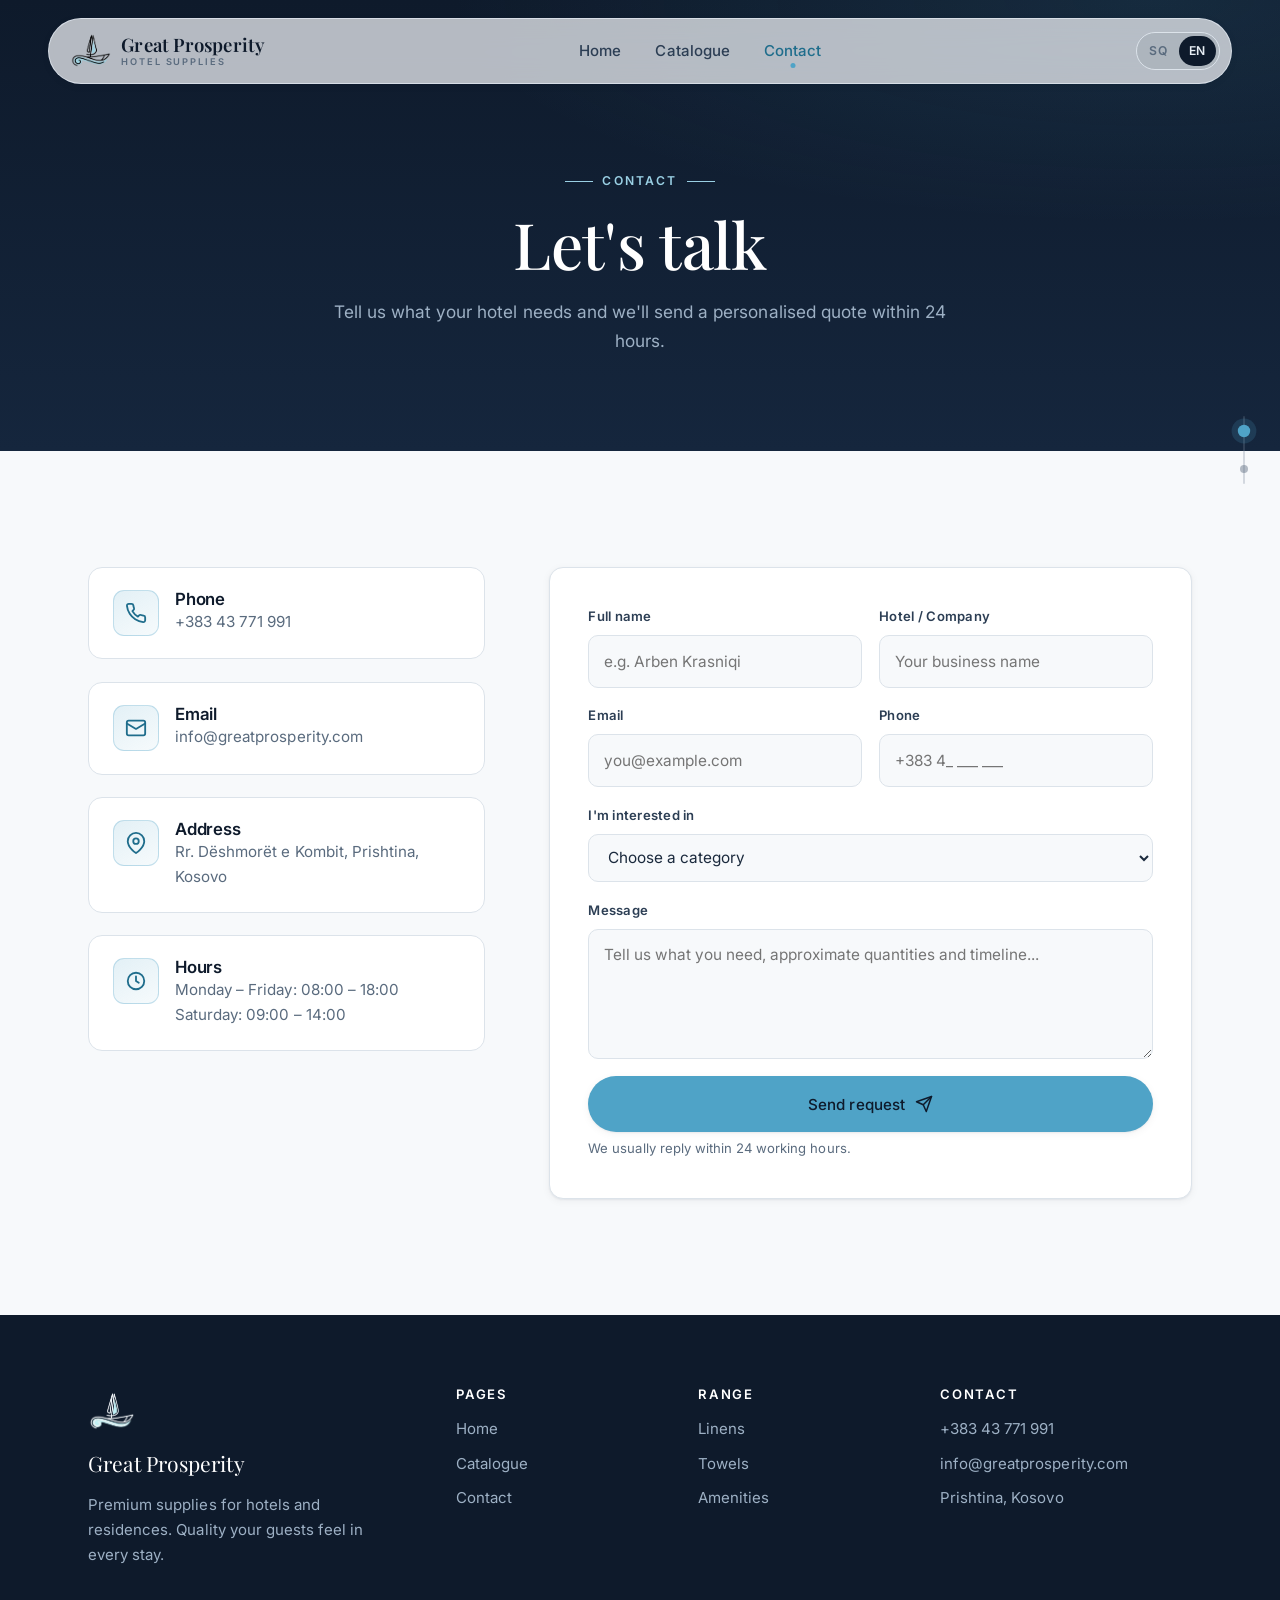
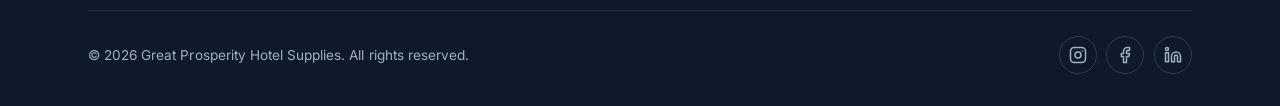
<file: contact.html>
<!DOCTYPE html>
<html lang="en">
<head>
  <meta charset="UTF-8" />
  <meta name="viewport" content="width=device-width, initial-scale=1.0" />
  <title>Contact — Great Prosperity Hotel Supplies</title>
  <meta name="description" content="Contact us for quotes, pricing and hotel supplies. We respond within 24 hours." />
  <link rel="preconnect" href="https://fonts.googleapis.com" />
  <link rel="preconnect" href="https://fonts.gstatic.com" crossorigin />
  <link rel="stylesheet" href="assets/css/style.css" />
</head>
<body>
  <div class="scroll-progress" aria-hidden="true"></div>
  <!-- ============ NAV ============ -->
  <nav class="nav" aria-label="Primary">
    <a class="brand" href="index.html" aria-label="Great Prosperity Hotel Supplies — home">
      <img class="brand__logo" src="assets/img/logo-mark.png" alt="Great Prosperity Hotel Supplies logo" width="42" height="42" />
      <span class="brand__text">
        <span class="brand__mark">Great Prosperity</span>
        <span class="brand__sub">Hotel Supplies</span>
      </span>
    </a>
    <div class="nav__links">
      <a class="nav__link" href="index.html" data-sq="Ballina" data-en="Home">Home</a>
      <a class="nav__link" href="catalog.html" data-sq="Katalogu" data-en="Catalogue">Catalogue</a>
      <a class="nav__link is-active" href="contact.html" data-sq="Kontakti" data-en="Contact">Contact</a>
    </div>
    <div class="nav__right">
      <div class="lang" role="group" aria-label="Language">
        <button class="lang__btn" data-lang="sq" aria-pressed="false">SQ</button>
        <button class="lang__btn is-active" data-lang="en" aria-pressed="true">EN</button>
      </div>
      <button class="nav__burger" aria-label="Menu" aria-expanded="false">
        <span></span><span></span><span></span>
      </button>
    </div>
  </nav>

  <!-- ============ PAGE HERO ============ -->
  <header class="page-hero" id="top" data-dot-sq="Fillimi" data-dot-en="Top">
    <div class="container">
      <span class="eyebrow eyebrow--center reveal" data-sq="Kontakti" data-en="Contact">Contact</span>
      <h1 class="reveal" data-delay="1" data-sq="Le të bisedojmë" data-en="Let's talk">Let's talk</h1>
      <p class="reveal" data-delay="2"
         data-sq="Tregohuni çfarë i nevojitet hotelit tuaj dhe ju kthejmë një ofertë të personalizuar brenda 24 orëve."
         data-en="Tell us what your hotel needs and we'll send a personalised quote within 24 hours.">Tell us what your hotel needs and we'll send a personalised quote within 24 hours.</p>
    </div>
  </header>

  <!-- ============ CONTACT ============ -->
  <section class="section" id="kontakt" data-dot-sq="Kontakti" data-dot-en="Contact">
    <div class="container contact">

      <!-- Info column -->
      <div class="contact__info">
        <div class="info-card reveal">
          <span class="info-card__ic"><svg viewBox="0 0 24 24" fill="none" stroke="currentColor" stroke-width="2" stroke-linecap="round" stroke-linejoin="round"><path d="M22 16.92v3a2 2 0 0 1-2.18 2 19.8 19.8 0 0 1-8.63-3.07 19.5 19.5 0 0 1-6-6 19.8 19.8 0 0 1-3.07-8.67A2 2 0 0 1 4.11 2h3a2 2 0 0 1 2 1.72c.13.96.36 1.9.7 2.81a2 2 0 0 1-.45 2.11L8.09 9.91a16 16 0 0 0 6 6l1.27-1.27a2 2 0 0 1 2.11-.45c.91.34 1.85.57 2.81.7A2 2 0 0 1 22 16.92z"/></svg></span>
          <div>
            <h3 data-sq="Telefon" data-en="Phone">Phone</h3>
            <p><a href="tel:+38343771991">+383 43 771 991</a></p>
          </div>
        </div>

        <div class="info-card reveal" data-delay="1">
          <span class="info-card__ic"><svg viewBox="0 0 24 24" fill="none" stroke="currentColor" stroke-width="2" stroke-linecap="round" stroke-linejoin="round"><rect x="2" y="4" width="20" height="16" rx="2"/><path d="m22 7-10 6L2 7"/></svg></span>
          <div>
            <h3 data-sq="Email" data-en="Email">Email</h3>
            <p><a href="mailto:info@greatprosperity.com">info@greatprosperity.com</a></p>
          </div>
        </div>

        <div class="info-card reveal" data-delay="2">
          <span class="info-card__ic"><svg viewBox="0 0 24 24" fill="none" stroke="currentColor" stroke-width="2" stroke-linecap="round" stroke-linejoin="round"><path d="M21 10c0 7-9 13-9 13s-9-6-9-13a9 9 0 0 1 18 0z"/><circle cx="12" cy="10" r="3"/></svg></span>
          <div>
            <h3 data-sq="Adresa" data-en="Address">Address</h3>
            <p data-sq="Rr. Dëshmorët e Kombit, Prishtinë, Kosovë" data-en="Rr. Dëshmorët e Kombit, Prishtina, Kosovo">Rr. Dëshmorët e Kombit, Prishtina, Kosovo</p>
          </div>
        </div>

        <div class="info-card reveal" data-delay="3">
          <span class="info-card__ic"><svg viewBox="0 0 24 24" fill="none" stroke="currentColor" stroke-width="2" stroke-linecap="round" stroke-linejoin="round"><circle cx="12" cy="12" r="9"/><path d="M12 7v5l3 2"/></svg></span>
          <div>
            <h3 data-sq="Orari" data-en="Hours">Hours</h3>
            <p data-sq="E hënë – E premte: 08:00 – 18:00" data-en="Monday – Friday: 08:00 – 18:00">Monday – Friday: 08:00 – 18:00</p>
            <p data-sq="E shtunë: 09:00 – 14:00" data-en="Saturday: 09:00 – 14:00">Saturday: 09:00 – 14:00</p>
          </div>
        </div>
      </div>

      <!-- Form column -->
      <form class="form reveal" data-delay="1" novalidate>
        <div class="form__row">
          <div class="field">
            <label for="name" data-sq="Emri i plotë" data-en="Full name">Full name</label>
            <input id="name" name="name" type="text" required
                   data-sq-ph="p.sh. Arben Krasniqi" data-en-ph="e.g. Arben Krasniqi" placeholder="e.g. Arben Krasniqi" />
          </div>
          <div class="field">
            <label for="hotel" data-sq="Hoteli / Kompania" data-en="Hotel / Company">Hotel / Company</label>
            <input id="hotel" name="hotel" type="text"
                   data-sq-ph="Emri i biznesit tuaj" data-en-ph="Your business name" placeholder="Your business name" />
          </div>
        </div>

        <div class="form__row">
          <div class="field">
            <label for="email" data-sq="Email" data-en="Email">Email</label>
            <input id="email" name="email" type="email" required
                   data-sq-ph="ju@example.com" data-en-ph="you@example.com" placeholder="you@example.com" />
          </div>
          <div class="field">
            <label for="phone" data-sq="Telefon" data-en="Phone">Phone</label>
            <input id="phone" name="phone" type="tel"
                   data-sq-ph="+383 4_ ___ ___" data-en-ph="+383 4_ ___ ___" placeholder="+383 4_ ___ ___" />
          </div>
        </div>

        <div class="field">
          <label for="interest" data-sq="Më intereson" data-en="I'm interested in">I'm interested in</label>
          <select id="interest" name="interest">
            <option value="" data-sq="Zgjidhni një kategori" data-en="Choose a category">Choose a category</option>
            <option value="linen" data-sq="Çarçafë &amp; Mbulesa" data-en="Linens &amp; Bedding">Linens &amp; Bedding</option>
            <option value="towel" data-sq="Peshqirë" data-en="Towels">Towels</option>
            <option value="bath" data-sq="Kozmetikë Dhome" data-en="Bath Amenities">Bath Amenities</option>
            <option value="robe" data-sq="Pantofla &amp; Rroba Banje" data-en="Slippers &amp; Robes">Slippers &amp; Robes</option>
            <option value="table" data-sq="Enë &amp; Takëme" data-en="Tableware">Tableware</option>
            <option value="room" data-sq="Aksesorë Dhome" data-en="Room Accessories">Room Accessories</option>
            <option value="other" data-sq="Tjetër" data-en="Other">Other</option>
          </select>
        </div>

        <div class="field">
          <label for="message" data-sq="Mesazhi" data-en="Message">Message</label>
          <textarea id="message" name="message" required
                    data-sq-ph="Tregohuni çfarë ju nevojitet, sasitë e përafërta dhe afatin..."
                    data-en-ph="Tell us what you need, approximate quantities and timeline..."
                    placeholder="Tell us what you need, approximate quantities and timeline..."></textarea>
        </div>

        <button class="btn btn--primary" type="submit" style="width:100%;justify-content:center;">
          <span data-sq="Dërgo kërkesën" data-en="Send request">Send request</span>
          <svg viewBox="0 0 24 24" fill="none" stroke="currentColor" stroke-width="2" stroke-linecap="round" stroke-linejoin="round"><path d="m22 2-7 20-4-9-9-4z"/><path d="M22 2 11 13"/></svg>
        </button>

        <p class="form__note" data-sq="Përgjigjemi zakonisht brenda 24 orëve të punës."
           data-en="We usually reply within 24 working hours.">We usually reply within 24 working hours.</p>

        <div class="form__success" role="status"
             data-sq="Faleminderit! Kërkesa juaj u dërgua. Do t'ju kontaktojmë së shpejti."
             data-en="Thank you! Your request was sent. We'll be in touch shortly.">Thank you! Your request was sent. We'll be in touch shortly.</div>
      </form>
    </div>
  </section>

  <!-- ============ FOOTER ============ -->
  <footer class="footer">
    <div class="container">
      <div class="footer__top">
        <div class="footer__brand">
          <img class="footer__logo" src="assets/img/logo-mark-light.png" alt="Great Prosperity Hotel Supplies logo" width="48" height="48" />
          <span class="footer__name">Great Prosperity</span>
          <p data-sq="Furnizime premium për hotele dhe rezidenca. Cilësi që mysafirët e ndjejnë në çdo qëndrim."
             data-en="Premium supplies for hotels and residences. Quality your guests feel in every stay.">Premium supplies for hotels and residences. Quality your guests feel in every stay.</p>
        </div>
        <div class="footer__col">
          <h4 data-sq="Faqet" data-en="Pages">Pages</h4>
          <a href="index.html" data-sq="Ballina" data-en="Home">Home</a>
          <a href="catalog.html" data-sq="Katalogu" data-en="Catalogue">Catalogue</a>
          <a href="contact.html" data-sq="Kontakti" data-en="Contact">Contact</a>
        </div>
        <div class="footer__col">
          <h4 data-sq="Gama" data-en="Range">Range</h4>
          <a href="catalog.html" data-sq="Çarçafë" data-en="Linens">Linens</a>
          <a href="catalog.html" data-sq="Peshqirë" data-en="Towels">Towels</a>
          <a href="catalog.html" data-sq="Kozmetikë" data-en="Amenities">Amenities</a>
        </div>
        <div class="footer__col">
          <h4 data-sq="Kontakt" data-en="Contact">Contact</h4>
          <p>+383 43 771 991</p>
          <a href="mailto:info@greatprosperity.com">info@greatprosperity.com</a>
          <p data-sq="Prishtinë, Kosovë" data-en="Prishtina, Kosovo">Prishtina, Kosovo</p>
        </div>
      </div>
      <div class="footer__bottom">
        <span>© <span data-year>2026</span> Great Prosperity Hotel Supplies. <span data-sq="Të gjitha të drejtat e rezervuara." data-en="All rights reserved.">All rights reserved.</span></span>
        <div class="footer__social">
          <a href="#" aria-label="Instagram"><svg viewBox="0 0 24 24" fill="none" stroke="currentColor" stroke-width="2" stroke-linecap="round" stroke-linejoin="round"><rect x="2" y="2" width="20" height="20" rx="5"/><circle cx="12" cy="12" r="4"/><circle cx="17.5" cy="6.5" r="1" fill="currentColor" stroke="none"/></svg></a>
          <a href="#" aria-label="Facebook"><svg viewBox="0 0 24 24" fill="none" stroke="currentColor" stroke-width="2" stroke-linecap="round" stroke-linejoin="round"><path d="M18 2h-3a5 5 0 0 0-5 5v3H7v4h3v8h4v-8h3l1-4h-4V7a1 1 0 0 1 1-1h3z"/></svg></a>
          <a href="#" aria-label="LinkedIn"><svg viewBox="0 0 24 24" fill="none" stroke="currentColor" stroke-width="2" stroke-linecap="round" stroke-linejoin="round"><path d="M16 8a6 6 0 0 1 6 6v7h-4v-7a2 2 0 0 0-4 0v7h-4v-7a6 6 0 0 1 6-6z"/><rect x="2" y="9" width="4" height="12"/><circle cx="4" cy="4" r="2"/></svg></a>
        </div>
      </div>
    </div>
  </footer>

  <script src="assets/js/main.js"></script></body>
</html>
</file>
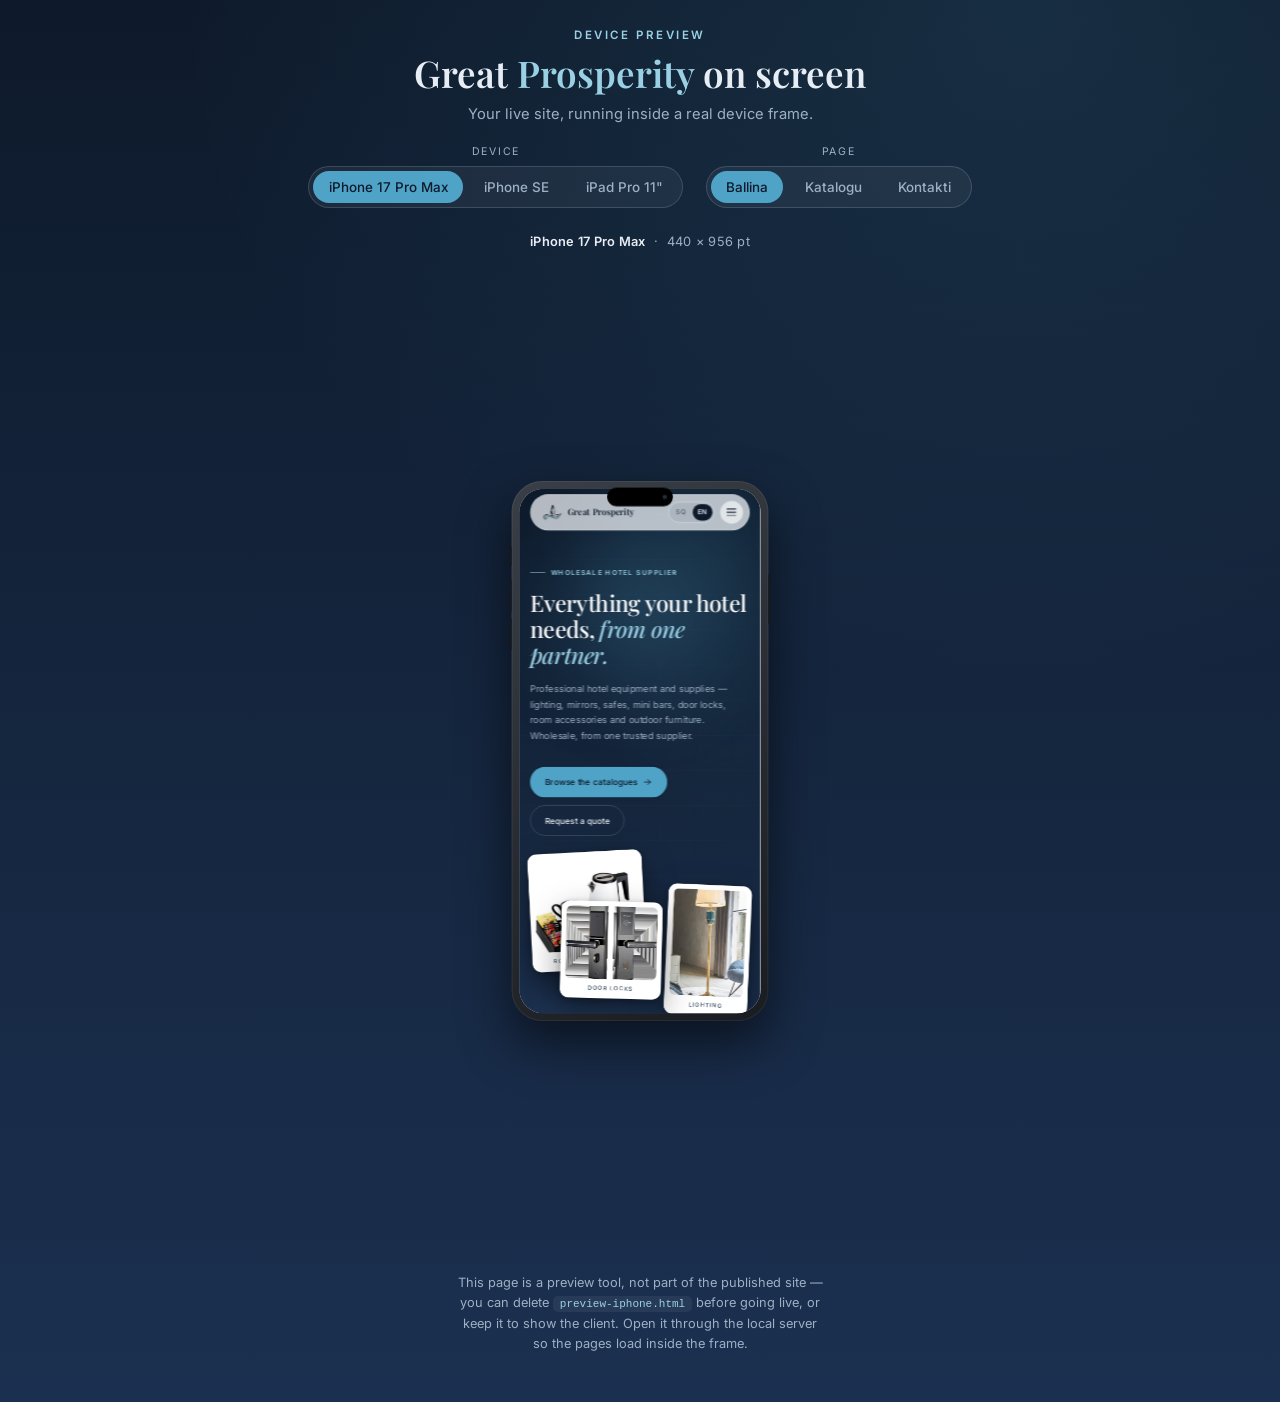
<file: preview-iphone.html>
<!DOCTYPE html>
<html lang="en">
<head>
  <meta charset="UTF-8" />
  <meta name="viewport" content="width=device-width, initial-scale=1.0" />
  <title>Device Preview — Great Prosperity</title>
  <!-- ==========================================================================
       DEVICE PREVIEW (dev/demo tool — not part of the published site)
       Shows the real site running inside a phone/tablet frame.
       Open this file from the same folder as index.html.
       Tip: the iframe needs the pages served together — open via the local
       server (http://localhost:5599/preview-iphone.html) or any static host.
       Change the iPhone 17 Pro Max size in the DEVICES object below if needed.
       ========================================================================== -->
  <link rel="preconnect" href="https://fonts.googleapis.com" />
  <link rel="preconnect" href="https://fonts.gstatic.com" crossorigin />
  <link rel="stylesheet" href="https://fonts.googleapis.com/css2?family=Inter:wght@400;500;600&family=Playfair+Display:wght@500;600&display=swap" />
  <style>
    :root{
      --bg1:#0E1A2B; --bg2:#1B3050; --ink:#0E1A2B; --on:#E7EDF4; --mut:#9DB0C4;
      --gold:#4FA3C7; --gold-soft:#9AD0E4; --line:rgba(231,237,244,.16);
    }
    *{box-sizing:border-box;margin:0}
    body{
      min-height:100vh; font-family:'Inter',system-ui,sans-serif; color:var(--on);
      background:radial-gradient(120% 90% at 80% 0%,rgba(79,163,199,.14),transparent 55%),
                 linear-gradient(180deg,var(--bg1),var(--bg2));
      display:flex; flex-direction:column; align-items:center; padding:28px 16px 48px;
    }
    .head{text-align:center; margin-bottom:22px}
    .head .eyebrow{font-size:.72rem; letter-spacing:.22em; text-transform:uppercase; color:var(--gold-soft); font-weight:600}
    .head h1{font-family:'Playfair Display',serif; font-weight:600; font-size:clamp(1.6rem,4vw,2.3rem); margin-top:.4rem}
    .head h1 b{color:var(--gold-soft); font-weight:600}
    .head p{color:var(--mut); margin-top:.5rem; font-size:.92rem}

    .controls{display:flex; flex-wrap:wrap; gap:1.4rem; justify-content:center; align-items:center; margin-bottom:8px}
    .group{display:flex; flex-direction:column; gap:.45rem; align-items:center}
    .group span{font-size:.66rem; letter-spacing:.16em; text-transform:uppercase; color:var(--mut)}
    .pills{display:flex; gap:.4rem; background:rgba(255,255,255,.05); border:1px solid var(--line); padding:4px; border-radius:999px}
    .pill{border:0; background:transparent; color:var(--mut); font:inherit; font-size:.84rem; font-weight:500;
      padding:.5rem .95rem; border-radius:999px; cursor:pointer; transition:all .2s ease; white-space:nowrap}
    .pill:hover{color:var(--on)}
    .pill.active{background:var(--gold); color:var(--ink)}

    .label{font-size:.8rem; color:var(--mut); margin:18px 0 4px; letter-spacing:.02em}
    .label b{color:var(--on); font-weight:600}

    .stage{flex:1; display:grid; place-items:center; width:100%; margin-top:6px}
    .scaler{transition:transform .35s cubic-bezier(.22,.61,.36,1)}

    /* ---- Device frame ---- */
    .device{position:relative; background:linear-gradient(150deg,#3a3f47,#191c20);
      padding:14px; border-radius:var(--radius,56px); box-shadow:0 40px 90px rgba(0,0,0,.55), inset 0 0 0 2px rgba(255,255,255,.06)}
    .screen{position:relative; width:var(--sw,440px); height:var(--sh,956px); background:#000;
      border-radius:calc(var(--radius,56px) - 12px); overflow:hidden}
    .screen iframe{width:100%; height:100%; border:0; display:block; background:#fff}

    /* Dynamic Island */
    .island{position:absolute; top:12px; left:50%; transform:translateX(-50%); width:120px; height:34px;
      background:#000; border-radius:20px; z-index:5; display:flex; align-items:center; justify-content:flex-end; padding-right:10px}
    .island::after{content:""; width:9px; height:9px; border-radius:50%;
      background:radial-gradient(circle at 35% 35%,#2b3b4d,#05080c)}
    .device.no-island .island{display:none}

    /* Home button (SE) */
    .home{display:none; position:absolute; bottom:-46px; left:50%; transform:translateX(-50%);
      width:46px; height:46px; border-radius:50%; border:2px solid rgba(255,255,255,.18)}
    .device.has-home{padding-bottom:60px}
    .device.has-home .home{display:block}

    /* Side buttons */
    .btn{position:absolute; background:#15181c; border-radius:3px}
    .btn.action{left:-3px; top:120px; width:3px; height:34px}
    .btn.vol-up{left:-3px; top:180px; width:3px; height:58px}
    .btn.vol-dn{left:-3px; top:250px; width:3px; height:58px}
    .btn.power{right:-3px; top:170px; width:3px; height:92px}

    .foot{margin-top:30px; color:var(--mut); font-size:.8rem; text-align:center; max-width:46ch; line-height:1.6}
    .foot code{color:var(--gold-soft); background:rgba(255,255,255,.06); padding:.1rem .4rem; border-radius:5px; font-size:.86em}
    @media (max-width:520px){ .device{transform:none} }
  </style>
</head>
<body>
  <div class="head">
    <div class="eyebrow">Device preview</div>
    <h1>Great <b>Prosperity</b> on screen</h1>
    <p>Your live site, running inside a real device frame.</p>
  </div>

  <div class="controls">
    <div class="group">
      <span>Device</span>
      <div class="pills" id="devicePills">
        <button class="pill active" data-device="ipx">iPhone 17 Pro Max</button>
        <button class="pill" data-device="se">iPhone SE</button>
        <button class="pill" data-device="ipad">iPad Pro 11"</button>
      </div>
    </div>
    <div class="group">
      <span>Page</span>
      <div class="pills" id="pagePills">
        <button class="pill active" data-page="index.html">Ballina</button>
        <button class="pill" data-page="catalog.html">Katalogu</button>
        <button class="pill" data-page="contact.html">Kontakti</button>
      </div>
    </div>
  </div>

  <div class="label" id="dims"></div>

  <div class="stage">
    <div class="scaler" id="scaler">
      <div class="device" id="device">
        <div class="island"></div>
        <span class="btn action"></span>
        <span class="btn vol-up"></span>
        <span class="btn vol-dn"></span>
        <span class="btn power"></span>
        <div class="screen">
          <iframe id="frame" src="index.html" title="Site preview"></iframe>
        </div>
        <div class="home"></div>
      </div>
    </div>
  </div>

  <p class="foot">
    This page is a preview tool, not part of the published site — you can delete
    <code>preview-iphone.html</code> before going live, or keep it to show the client.
    Open it through the local server so the pages load inside the frame.
  </p>

  <script>
    var DEVICES = {
      ipx:  { name:'iPhone 17 Pro Max', w:440, h:956, radius:56, island:true,  home:false },
      se:   { name:'iPhone SE',         w:375, h:667, radius:38, island:false, home:true  },
      ipad: { name:'iPad Pro 11"',      w:834, h:1194,radius:26, island:false, home:false }
    };

    var device = document.getElementById('device');
    var screenEl = device.querySelector('.screen');
    var scaler = document.getElementById('scaler');
    var frame = document.getElementById('frame');
    var dims = document.getElementById('dims');

    function setDevice(key){
      var d = DEVICES[key];
      screenEl.style.setProperty('--sw', d.w + 'px');
      screenEl.style.setProperty('--sh', d.h + 'px');
      device.style.setProperty('--radius', d.radius + 'px');
      device.classList.toggle('no-island', !d.island);
      device.classList.toggle('has-home', d.home);
      dims.innerHTML = '<b>' + d.name + '</b> &nbsp;·&nbsp; ' + d.w + ' × ' + d.h + ' pt';
      rescale();
    }

    function rescale(){
      var rect = device.getBoundingClientRect();
      var natH = rect.height / (currentScale || 1);
      var natW = rect.width  / (currentScale || 1);
      var availH = window.innerHeight - 360;
      var availW = window.innerWidth - 48;
      var s = Math.min(1, availH / natH, availW / natW);
      currentScale = s;
      scaler.style.transform = 'scale(' + s + ')';
    }
    var currentScale = 1;

    document.getElementById('devicePills').addEventListener('click', function(e){
      var b = e.target.closest('.pill'); if(!b) return;
      this.querySelectorAll('.pill').forEach(function(p){p.classList.remove('active')});
      b.classList.add('active');
      setDevice(b.dataset.device);
    });
    document.getElementById('pagePills').addEventListener('click', function(e){
      var b = e.target.closest('.pill'); if(!b) return;
      this.querySelectorAll('.pill').forEach(function(p){p.classList.remove('active')});
      b.classList.add('active');
      frame.src = b.dataset.page;
    });

    window.addEventListener('resize', rescale);
    setDevice('ipx');
  </script>
</body>
</html>
</file>
<file: assets/css/style.css>
/* =====================================================================
   Great Prosperity — Hotel Supplies
   Cool, elegant design system. Plain CSS, no build step.
   Palette: cool navy/slate canvas + restrained champagne-gold accent.
   ===================================================================== */

@import url('https://fonts.googleapis.com/css2?family=Inter:wght@300;400;500;600;700&family=Playfair+Display:wght@400;500;600;700&display=swap');

/* ----------  Design tokens  ---------- */
:root {
  /* Cool, elegant palette */
  --ink:        #0E1A2B;   /* deepest cool navy */
  --navy:       #15263D;
  --slate:      #2C3E54;
  --porcelain:  #F7F9FB;   /* cool light background */
  --mist:       #EAEEF2;   /* cool light surface */
  --line:       #DCE3EA;   /* hairline borders */

  --accent:      #4FA3C7;  /* sky-blue accent — drawn from the sailboat logo */
  --accent-soft: #9AD0E4;  /* powder blue — matches the logo's sail */
  --accent-deep: #1F6D8C;  /* deep ocean blue — for text on light backgrounds */

  --text:       #1B2A3D;
  --muted:      #5A6B7E;
  --on-dark:    #E7EDF4;
  --on-dark-mut:#9DB0C4;

  /* Type */
  --display: 'Playfair Display', Georgia, 'Times New Roman', serif;
  --body:    'Inter', system-ui, -apple-system, Segoe UI, Roboto, sans-serif;

  /* Rhythm */
  --maxw: 1200px;
  --gutter: clamp(1.25rem, 4vw, 3rem);
  --section-y: clamp(4.5rem, 9vw, 8rem);
  --radius: 14px;
  --radius-sm: 10px;

  --shadow-sm: 0 1px 2px rgba(14,26,43,.06), 0 2px 8px rgba(14,26,43,.05);
  --shadow-md: 0 10px 30px rgba(14,26,43,.10);
  --shadow-lg: 0 24px 60px rgba(14,26,43,.16);

  --ease: cubic-bezier(.22,.61,.36,1);
}

/* ----------  Reset / base  ---------- */
*, *::before, *::after { box-sizing: border-box; }
* { margin: 0; }
html { scroll-behavior: smooth; -webkit-text-size-adjust: 100%; }

body {
  font-family: var(--body);
  color: var(--text);
  background: var(--porcelain);
  line-height: 1.65;
  font-size: 17px;
  font-weight: 400;
  letter-spacing: .002em;
  overflow-x: hidden;
  -webkit-font-smoothing: antialiased;
  text-rendering: optimizeLegibility;
}

img, svg { display: block; max-width: 100%; }
a { color: inherit; text-decoration: none; }
button { font: inherit; cursor: pointer; }

h1, h2, h3, h4 {
  font-family: var(--display);
  font-weight: 500;
  line-height: 1.12;
  letter-spacing: -.01em;
  color: var(--ink);
}

/* ----------  Layout helpers  ---------- */
.container { width: 100%; max-width: var(--maxw); margin-inline: auto; padding-inline: var(--gutter); }
.section { padding-block: var(--section-y); }
.section--tight { padding-block: clamp(3rem, 6vw, 5rem); }

.eyebrow {
  display: inline-flex; align-items: center; gap: .6rem;
  font-family: var(--body);
  font-size: .76rem; font-weight: 600;
  letter-spacing: .18em; text-transform: uppercase;
  color: var(--accent-deep);
}
.eyebrow::before {
  content: ""; width: 28px; height: 1px; background: var(--accent);
  display: inline-block;
}
.eyebrow--center::after {
  content: ""; width: 28px; height: 1px; background: var(--accent);
  display: inline-block;
}

.section-head { max-width: 56ch; }
.section-head--center { margin-inline: auto; text-align: center; }
.section-head h2 { font-size: clamp(2rem, 4.4vw, 3rem); margin-top: 1rem; }
.section-head p { color: var(--muted); margin-top: 1.1rem; font-size: 1.05rem; }

.lead { font-size: clamp(1.05rem, 2vw, 1.2rem); color: var(--muted); }

/* ----------  Buttons  ---------- */
.btn {
  display: inline-flex; align-items: center; gap: .6rem;
  padding: .9rem 1.6rem; border-radius: 999px;
  font-size: .95rem; font-weight: 500; letter-spacing: .01em;
  border: 1px solid transparent;
  transition: transform .2s var(--ease), background-color .25s var(--ease),
              color .25s var(--ease), border-color .25s var(--ease), box-shadow .25s var(--ease);
  cursor: pointer;
}
.btn svg { width: 18px; height: 18px; }
.btn--primary { background: var(--accent); color: var(--ink); box-shadow: var(--shadow-sm); }
.btn--primary:hover { background: var(--accent-soft); box-shadow: var(--shadow-md); }
.btn--ghost { background: transparent; color: var(--ink); border-color: var(--line); }
.btn--ghost:hover { border-color: var(--accent); color: var(--accent-deep); }
.btn--on-dark { background: transparent; color: var(--on-dark); border-color: rgba(231,237,244,.28); }
.btn--on-dark:hover { border-color: var(--accent); color: var(--accent-soft); }
.btn:focus-visible, a:focus-visible, button:focus-visible {
  outline: 2px solid var(--accent); outline-offset: 3px; border-radius: 6px;
}
.btn:active { transform: translateY(1px); }

/* ----------  Scroll progress (signature)  ---------- */
.scroll-progress {
  position: fixed; top: 0; left: 0; height: 2px; width: 0%;
  background: linear-gradient(90deg, var(--accent-deep), var(--accent), var(--accent-soft));
  z-index: 100; transition: width .08s linear;
}

/* ----------  Side section navigator (right rail)  ---------- */
[id] { scroll-margin-top: 96px; }
.dotnav {
  position: fixed; right: clamp(.85rem, 1.8vw, 1.7rem); top: 50%;
  transform: translateY(-50%); z-index: 80;
  display: flex; flex-direction: column; align-items: center; padding: 8px 0;
}
.dotnav__track {
  position: absolute; top: 12px; bottom: 12px; width: 2px;
  background: rgba(120,134,150,.28); border-radius: 2px; overflow: hidden;
}
.dotnav__fill {
  position: absolute; inset: 0 0 auto 0; height: 0%;
  background: linear-gradient(var(--accent-deep), var(--accent)); transition: height .12s linear;
}
.dotnav__item { position: relative; display: grid; place-items: center; width: 26px; height: 26px; margin: 6px 0; z-index: 1; }
.dotnav__dot {
  width: 8px; height: 8px; border-radius: 50%; background: var(--muted); opacity: .45;
  transition: transform .25s var(--ease), background-color .25s var(--ease), opacity .25s var(--ease);
}
.dotnav__item:hover .dotnav__dot { opacity: .95; background: var(--accent-deep); transform: scale(1.25); }
.dotnav__item.is-active .dotnav__dot {
  opacity: 1; background: var(--accent); transform: scale(1.55);
  box-shadow: 0 0 0 4px rgba(79,163,199,.18);
}
.dotnav__label {
  position: absolute; right: 30px; top: 50%; transform: translateY(-50%) translateX(6px);
  white-space: nowrap; font-size: .74rem; font-weight: 600; letter-spacing: .02em; color: var(--ink);
  background: rgba(255,255,255,.94); border: 1px solid var(--line); border-radius: 999px;
  padding: .3rem .72rem; box-shadow: var(--shadow-sm);
  opacity: 0; pointer-events: none; transition: opacity .2s var(--ease), transform .2s var(--ease);
}
.dotnav__item:hover .dotnav__label { opacity: 1; transform: translateY(-50%) translateX(0); }
@media (max-width: 860px) { .dotnav { display: none; } }

/* ----------  Navbar (floating glass)  ---------- */
.nav {
  position: fixed; top: clamp(.6rem, 1.5vw, 1.1rem); left: 50%; transform: translateX(-50%);
  width: calc(100% - clamp(1.25rem, 4vw, 3rem) * 2); max-width: var(--maxw);
  z-index: 90;
  display: flex; align-items: center; justify-content: space-between;
  padding: .7rem .7rem .7rem 1.3rem;
  background: rgba(247,249,251,.72);
  backdrop-filter: blur(14px) saturate(120%);
  -webkit-backdrop-filter: blur(14px) saturate(120%);
  border: 1px solid rgba(220,227,234,.9);
  border-radius: 999px;
  box-shadow: var(--shadow-sm);
  transition: box-shadow .3s var(--ease), background-color .3s var(--ease);
}
.nav.is-scrolled { box-shadow: var(--shadow-md); background: rgba(247,249,251,.86); }

.brand { display: inline-flex; align-items: center; gap: .6rem; }
.brand__logo { width: 42px; height: 42px; object-fit: contain; flex: none; }
.brand__text { display: flex; flex-direction: column; line-height: 1; }
.brand__mark {
  font-family: var(--display); font-weight: 600; font-size: 1.16rem;
  letter-spacing: .005em; color: var(--ink); white-space: nowrap;
}
.brand__sub {
  font-size: .58rem; letter-spacing: .2em; text-transform: uppercase;
  color: var(--muted); font-weight: 600; margin-top: 3px;
}
@media (max-width: 480px) {
  .brand__sub { display: none; }
  .brand__mark { font-size: 1rem; }
  .brand__logo { width: 36px; height: 36px; }
}

.nav__links { display: flex; align-items: center; gap: .35rem; }
.nav__link {
  position: relative; padding: .55rem .9rem; border-radius: 999px;
  font-size: .94rem; font-weight: 500; color: var(--slate);
  transition: color .2s var(--ease), background-color .2s var(--ease);
}
.nav__link:hover { color: var(--ink); background: rgba(79,163,199,.12); }
.nav__link.is-active { color: var(--accent-deep); }
.nav__link.is-active::after {
  content: ""; position: absolute; left: 50%; bottom: .28rem; transform: translateX(-50%);
  width: 5px; height: 5px; border-radius: 50%; background: var(--accent);
}

.nav__right { display: flex; align-items: center; gap: .6rem; }

/* Language toggle */
.lang {
  display: inline-flex; align-items: center;
  background: rgba(21,38,61,.06); border: 1px solid var(--line);
  border-radius: 999px; padding: 3px; gap: 2px;
}
.lang__btn {
  border: none; background: transparent; color: var(--muted);
  font-size: .76rem; font-weight: 600; letter-spacing: .06em;
  padding: .32rem .6rem; border-radius: 999px; transition: all .2s var(--ease);
}
.lang__btn.is-active { background: var(--ink); color: var(--on-dark); }

/* Mobile nav toggle */
.nav__burger {
  display: none; width: 42px; height: 42px; border-radius: 50%;
  border: 1px solid var(--line); background: rgba(255,255,255,.6);
  flex-direction: column; align-items: center; justify-content: center; gap: 4px;
}
.nav__burger span { width: 17px; height: 1.6px; background: var(--ink); transition: transform .25s var(--ease), opacity .2s var(--ease); }
.nav.is-open .nav__burger span:nth-child(1) { transform: translateY(5.6px) rotate(45deg); }
.nav.is-open .nav__burger span:nth-child(2) { opacity: 0; }
.nav.is-open .nav__burger span:nth-child(3) { transform: translateY(-5.6px) rotate(-45deg); }

/* ----------  Hero  ---------- */
.hero {
  position: relative; min-height: 100svh;
  display: flex; align-items: center;
  background:
    radial-gradient(120% 90% at 85% 10%, rgba(79,163,199,.10), transparent 55%),
    radial-gradient(90% 80% at 8% 92%, rgba(44,62,84,.10), transparent 50%),
    linear-gradient(180deg, #0E1A2B 0%, #15263D 55%, #1B3050 100%);
  color: var(--on-dark);
  overflow: hidden;
  isolation: isolate;
}
.hero__orb {
  position: absolute; z-index: -1; border-radius: 50%;
  filter: blur(60px); opacity: .5; will-change: transform;
}
.hero__orb--1 { width: 480px; height: 480px; top: -8%; right: -6%;
  background: radial-gradient(circle, rgba(79,163,199,.55), transparent 70%); }
.hero__orb--2 { width: 420px; height: 420px; bottom: -12%; left: -8%;
  background: radial-gradient(circle, rgba(80,120,175,.45), transparent 70%); }
.hero__grid {
  position: absolute; inset: 0; z-index: -1; opacity: .5;
  background-image:
    linear-gradient(rgba(231,237,244,.04) 1px, transparent 1px),
    linear-gradient(90deg, rgba(231,237,244,.04) 1px, transparent 1px);
  background-size: 64px 64px;
  mask-image: radial-gradient(110% 80% at 50% 40%, #000 30%, transparent 80%);
}

.hero__inner {
  padding-block: clamp(7rem, 14vh, 10rem) clamp(4rem, 8vh, 6rem);
  display: grid; grid-template-columns: 1.05fr .95fr;
  gap: clamp(2rem, 5vw, 4.5rem); align-items: center;
}

/* Floating product cards — real catalogue products instead of a hotel photo */
.hero__showcase { position: relative; height: clamp(380px, 52vh, 540px); }
.hero__card { position: absolute; margin: 0; will-change: transform; }
.hero__card-in {
  display: block; background: #fff; border-radius: 16px; padding: 9px 9px 0;
  box-shadow: 0 24px 60px rgba(0, 0, 0, .42), 0 4px 14px rgba(0, 0, 0, .25);
  transition: box-shadow .35s var(--ease);
}
.hero__card-in img { width: 100%; object-fit: cover; border-radius: 10px; background: #fff; }
.hero__card-in figcaption {
  font-size: .66rem; font-weight: 600; letter-spacing: .12em; text-transform: uppercase;
  color: var(--muted); text-align: center; padding: .5rem 0 .6rem;
}
.hero__card--a { width: 52%; top: 0; left: 0; z-index: 2; }
.hero__card--a .hero__card-in { transform: rotate(-3deg); }
.hero__card--a img { aspect-ratio: 1 / 0.9; }
.hero__card--b { width: 38%; top: 8%; right: 0; z-index: 1; }
.hero__card--b .hero__card-in { transform: rotate(2.5deg); }
.hero__card--b img { aspect-ratio: 1 / 1.45; }
.hero__card--c { width: 46%; bottom: 4%; left: 14%; z-index: 3; }
.hero__card--c .hero__card-in { transform: rotate(1.5deg); }
.hero__card--c img { aspect-ratio: 1 / 0.8; }
.hero__card:hover .hero__card-in { box-shadow: 0 32px 80px rgba(0, 0, 0, .5), 0 6px 18px rgba(0, 0, 0, .3); }
.hero__eyebrow { color: var(--accent-soft); }
.hero__eyebrow::before { background: var(--accent-soft); }
.hero h1 {
  color: #fff; font-size: clamp(2.6rem, 7vw, 5.1rem); font-weight: 500;
  letter-spacing: -.015em; max-width: 16ch; margin-top: 1.4rem;
}
.hero h1 em { font-style: italic; color: var(--accent-soft); }
.hero__sub {
  margin-top: 1.6rem; max-width: 52ch; font-size: clamp(1.05rem, 2.2vw, 1.25rem);
  color: var(--on-dark-mut); line-height: 1.7;
}
.hero__cta { margin-top: 2.6rem; display: flex; flex-wrap: wrap; gap: .9rem; }
.hero__scroll {
  position: absolute; bottom: 1.8rem; left: 50%; transform: translateX(-50%);
  display: flex; flex-direction: column; align-items: center; gap: .5rem;
  font-size: .68rem; letter-spacing: .22em; text-transform: uppercase; color: var(--on-dark-mut);
}
.hero__scroll i {
  width: 1px; height: 38px; background: linear-gradient(var(--accent-soft), transparent);
  animation: scrollPulse 2.4s var(--ease) infinite;
}
@keyframes scrollPulse { 0%,100%{transform:scaleY(.4);opacity:.4} 50%{transform:scaleY(1);opacity:1} }

/* ----------  Marquee / trust strip  ---------- */
.strip { background: var(--ink); color: var(--on-dark-mut); border-block: 1px solid rgba(231,237,244,.07); }
.strip__row {
  display: flex; align-items: center; justify-content: space-between; gap: 2rem;
  flex-wrap: wrap; padding-block: 1.6rem;
}
.strip__item { display: flex; align-items: center; gap: .65rem; font-size: .9rem; letter-spacing: .04em; }
.strip__item svg { width: 20px; height: 20px; color: var(--accent-soft); flex: none; }

/* ----------  Stats  ---------- */
.stats { display: grid; grid-template-columns: repeat(4, 1fr); gap: clamp(1rem, 3vw, 2.5rem); }
.stat { text-align: center; padding: 1rem; }
.stat__num { font-family: var(--display); font-size: clamp(2.2rem, 5vw, 3.1rem); color: var(--ink); line-height: 1; }
.stat__num b { color: var(--accent-deep); font-weight: 500; }
.stat__label { margin-top: .7rem; font-size: .82rem; letter-spacing: .1em; text-transform: uppercase; color: var(--muted); }

/* ----------  Category grid  ---------- */
.cats { display: grid; grid-template-columns: repeat(3, 1fr); gap: 1.4rem; margin-top: 3rem; }
.cat {
  position: relative; border-radius: var(--radius); overflow: hidden;
  border: 1px solid var(--line); background: #fff;
  min-height: 280px; display: flex; flex-direction: column; justify-content: flex-end;
  padding: 1.6rem; color: var(--on-dark);
  transition: transform .35s var(--ease), box-shadow .35s var(--ease), border-color .35s var(--ease);
  isolation: isolate;
}
.cat::before {
  content: ""; position: absolute; inset: 0; z-index: -2; transition: transform .6s var(--ease);
  background: linear-gradient(150deg, var(--cg1, #15263D), var(--cg2, #1F6D8C));
}
.cat::after { /* soft glow + bottom shade for text legibility */
  content: ""; position: absolute; inset: 0; z-index: -1;
  background: radial-gradient(80% 70% at 85% 0%, rgba(255,255,255,.16), transparent 60%),
              linear-gradient(180deg, transparent 35%, rgba(14,26,43,.38) 100%);
}
.cat:hover { transform: translateY(-6px); box-shadow: var(--shadow-lg); border-color: var(--accent); }
.cat:hover::before { transform: scale(1.07); }
.cat__icon {
  position: absolute; top: 1.5rem; right: 1.5rem;
  width: 44px; height: 44px; color: rgba(255,255,255,.85);
  filter: drop-shadow(0 3px 8px rgba(0,0,0,.25));
  transition: transform .35s var(--ease);
}
.cat:hover .cat__icon { transform: translateY(-3px) scale(1.08); }
.cat__num { font-size: .76rem; letter-spacing: .2em; color: var(--accent-soft); font-weight: 600; }
.cat__name { font-family: var(--display); font-size: 1.5rem; color: #fff; margin-top: .3rem; }
.cat__desc { font-size: .92rem; color: var(--on-dark-mut); margin-top: .4rem; }
.cat__go { margin-top: 1rem; display: inline-flex; align-items: center; gap: .45rem; font-size: .85rem; color: var(--accent-soft); font-weight: 500; }
.cat__go svg { width: 16px; height: 16px; transition: transform .25s var(--ease); }
.cat:hover .cat__go svg { transform: translateX(4px); }

/* ----------  Features  ---------- */
.features { display: grid; grid-template-columns: repeat(3, 1fr); gap: 1.4rem; margin-top: 3rem; }
.feature {
  background: #fff; border: 1px solid var(--line); border-radius: var(--radius);
  padding: 2rem 1.8rem; transition: transform .3s var(--ease), box-shadow .3s var(--ease), border-color .3s var(--ease);
}
.feature:hover { transform: translateY(-5px); box-shadow: var(--shadow-md); border-color: var(--accent-soft); }
.feature__ic {
  width: 52px; height: 52px; border-radius: 12px; display: grid; place-items: center;
  background: linear-gradient(150deg, rgba(79,163,199,.16), rgba(79,163,199,.05));
  border: 1px solid rgba(79,163,199,.3); color: var(--accent-deep); margin-bottom: 1.2rem;
}
.feature__ic svg { width: 24px; height: 24px; }
.feature h3 { font-size: 1.25rem; margin-bottom: .55rem; }
.feature p { color: var(--muted); font-size: .96rem; }

/* ----------  Split (image + text)  ---------- */
.split { display: grid; grid-template-columns: 1.05fr 1fr; gap: clamp(2rem, 5vw, 4.5rem); align-items: center; }
.split__media {
  position: relative; border-radius: var(--radius); min-height: 440px; overflow: hidden;
  background: linear-gradient(155deg, #1b3050, #0e1a2b);
  border: 1px solid var(--line); box-shadow: var(--shadow-md);
  display: grid; place-items: center;
}
.split__media-img {
  position: absolute; inset: 0; width: 100%; height: 112%; top: -6%;
  object-fit: cover; will-change: transform;
}
.split__media::after {
  content: ""; position: absolute; inset: 0; z-index: 1;
  background: linear-gradient(180deg, rgba(14,26,43,.05), rgba(14,26,43,.35)),
              radial-gradient(120% 90% at 80% 0%, rgba(79,163,199,.20), transparent 55%);
}
.split__media-badge {
  position: absolute; z-index: 2; left: 1.4rem; bottom: 1.4rem;
  display: inline-flex; align-items: center; gap: .5rem;
  background: rgba(247,249,251,.92); border: 1px solid var(--line);
  padding: .55rem 1rem; border-radius: 999px; font-size: .82rem; font-weight: 600; color: var(--ink);
}
.split__media-badge svg { width: 16px; height: 16px; color: var(--accent-deep); }
.split__list { margin-top: 1.6rem; display: grid; gap: 1rem; }
.split__item { display: flex; gap: .9rem; align-items: flex-start; }
.split__item svg { width: 22px; height: 22px; color: var(--accent-deep); flex: none; margin-top: 2px; }
.split__item b { display: block; color: var(--ink); font-weight: 600; }
.split__item span { color: var(--muted); font-size: .95rem; }

/* ----------  Catalogues (PDF cards)  ---------- */
.cat-grid {
  display: grid; grid-template-columns: repeat(3, 1fr);
  gap: clamp(1rem, 2.4vw, 1.6rem); margin-top: 2.8rem;
}

.cat-card {
  position: relative; display: flex; flex-direction: column;
  background: #fff; border: 1px solid var(--line); border-radius: var(--radius);
  overflow: hidden; color: inherit; text-decoration: none;
  transition: transform .3s var(--ease), box-shadow .3s var(--ease), border-color .3s var(--ease);
}
.cat-card:hover { transform: translateY(-6px); box-shadow: var(--shadow-lg); border-color: var(--accent-soft); }

/* Gradient cover panel with the category icon */
.cat-card__media {
  position: relative; aspect-ratio: 16 / 10; overflow: hidden;
  display: grid; align-items: center; justify-items: center;
  place-items: center;
  background: linear-gradient(150deg, var(--cg1, #15263D), var(--cg2, #1F6D8C));
  color: rgba(255, 255, 255, .94);
}
.cat-card__media::before { /* soft top-right glow */
  content: ""; position: absolute; top: -45%; right: -20%;
  width: 75%; height: 130%; border-radius: 50%;
  background: radial-gradient(circle, rgba(255, 255, 255, .22), transparent 68%);
}
.cat-card__media::after { /* faint wave arc, bottom-left */
  content: ""; position: absolute; left: -30%; bottom: -60%;
  width: 90%; height: 110%; border-radius: 50%;
  border: 1.5px solid rgba(255, 255, 255, .14);
}
.cat-card__icon {
  position: relative; width: 58px; height: 58px; stroke-width: 1.4;
  display: block; margin: auto;
  align-self: center; justify-self: center;
  filter: drop-shadow(0 4px 10px rgba(0, 0, 0, .22));
  transition: transform .35s var(--ease);
}
.cat-card:hover .cat-card__icon { transform: translateY(-3px) scale(1.06); }

.cat-card__badge {
  position: absolute; top: .85rem; right: .85rem; z-index: 2;
  display: inline-flex; align-items: center;
  font-size: .66rem; font-weight: 600; letter-spacing: .08em;
  color: #fff; background: rgba(14, 26, 43, .34);
  border: 1px solid rgba(255, 255, 255, .28);
  -webkit-backdrop-filter: blur(4px); backdrop-filter: blur(4px);
  padding: .3rem .6rem; border-radius: 999px; text-transform: uppercase;
}

.cat-card__body { padding: 1.25rem 1.35rem 1.4rem; display: flex; flex-direction: column; flex: 1; }
.cat-card__eyebrow { font-size: .7rem; letter-spacing: .15em; text-transform: uppercase; color: var(--muted); font-weight: 600; }
.cat-card__title { font-size: 1.22rem; margin: .35rem 0 .5rem; }
.cat-card__desc { font-size: .92rem; color: var(--muted); flex: 1; }
.cat-card__action {
  display: inline-flex; align-items: center; gap: .45rem; margin-top: 1.2rem;
  font-size: .88rem; font-weight: 600; color: var(--accent-deep);
}
.cat-card__action svg { width: 17px; height: 17px; transition: transform .25s var(--ease); }
.cat-card:hover .cat-card__action svg { transform: translateX(4px); }

/* ----------  CTA band  ---------- */
.cta-band {
  position: relative; overflow: hidden; isolation: isolate;
  background: linear-gradient(135deg, #0E1A2B, #1B3050);
  color: var(--on-dark); border-radius: clamp(16px, 3vw, 28px);
  padding: clamp(2.5rem, 6vw, 4.5rem); text-align: center;
}
.cta-band::before {
  content: ""; position: absolute; z-index: -1; width: 420px; height: 420px; border-radius: 50%;
  top: -40%; right: -8%; filter: blur(70px);
  background: radial-gradient(circle, rgba(79,163,199,.45), transparent 70%);
}
.cta-band h2 { color: #fff; font-size: clamp(1.9rem, 4.4vw, 3rem); max-width: 20ch; margin-inline: auto; }
.cta-band p { color: var(--on-dark-mut); margin: 1.1rem auto 0; max-width: 50ch; }
.cta-band .hero__cta { justify-content: center; }

/* ----------  Page hero (sub pages)  ---------- */
.page-hero {
  background:
    radial-gradient(100% 90% at 90% 0%, rgba(79,163,199,.12), transparent 55%),
    linear-gradient(180deg, #0E1A2B, #15263D);
  color: var(--on-dark); padding-top: clamp(9rem, 18vh, 12rem); padding-bottom: clamp(3.5rem, 8vw, 6rem);
  text-align: center;
}
.page-hero .eyebrow { color: var(--accent-soft); }
.page-hero .eyebrow::before, .page-hero .eyebrow.eyebrow--center::after { background: var(--accent-soft); }
.page-hero h1 { color: #fff; font-size: clamp(2.4rem, 6vw, 4rem); margin-top: 1rem; }
.page-hero p { color: var(--on-dark-mut); max-width: 56ch; margin: 1.2rem auto 0; font-size: 1.08rem; }

/* ----------  Contact  ---------- */
.contact { display: grid; grid-template-columns: 1fr 1.1fr; gap: clamp(2rem, 5vw, 4rem); align-items: start; }
.contact__info { display: grid; gap: 1.4rem; }
.info-card {
  display: flex; gap: 1rem; align-items: flex-start;
  background: #fff; border: 1px solid var(--line); border-radius: var(--radius); padding: 1.4rem 1.5rem;
  transition: border-color .25s var(--ease), box-shadow .25s var(--ease);
}
.info-card:hover { border-color: var(--accent-soft); box-shadow: var(--shadow-sm); }
.info-card__ic { width: 46px; height: 46px; border-radius: 11px; display: grid; place-items: center; flex: none;
  background: linear-gradient(150deg, rgba(79,163,199,.16), rgba(79,163,199,.05));
  border: 1px solid rgba(79,163,199,.3); color: var(--accent-deep); }
.info-card__ic svg { width: 22px; height: 22px; }
.info-card h3 { font-size: 1.05rem; font-family: var(--body); font-weight: 600; color: var(--ink); }
.info-card p, .info-card a { color: var(--muted); font-size: .95rem; }
.info-card a:hover { color: var(--accent-deep); }

.form { background: #fff; border: 1px solid var(--line); border-radius: var(--radius); padding: clamp(1.6rem, 4vw, 2.4rem); box-shadow: var(--shadow-sm); }
.form__row { display: grid; grid-template-columns: 1fr 1fr; gap: 1.1rem; }
.field { display: flex; flex-direction: column; gap: .45rem; margin-bottom: 1.1rem; }
.field label { font-size: .82rem; font-weight: 600; color: var(--slate); letter-spacing: .02em; }
.field input, .field textarea, .field select {
  font: inherit; font-size: .96rem; color: var(--text);
  padding: .8rem .95rem; border: 1px solid var(--line); border-radius: var(--radius-sm);
  background: var(--porcelain); transition: border-color .2s var(--ease), box-shadow .2s var(--ease), background-color .2s var(--ease);
}
.field input:focus, .field textarea:focus, .field select:focus {
  outline: none; border-color: var(--accent); background: #fff; box-shadow: 0 0 0 3px rgba(79,163,199,.15);
}
.field textarea { resize: vertical; min-height: 130px; }
.form__note { font-size: .82rem; color: var(--muted); margin-top: .4rem; }
.form__success {
  display: none; margin-top: 1rem; padding: .9rem 1.1rem; border-radius: var(--radius-sm);
  background: rgba(79,163,199,.12); border: 1px solid var(--accent-soft); color: var(--accent-deep);
  font-size: .92rem; font-weight: 500;
}
.form__success.is-visible { display: block; }

/* ----------  Footer  ---------- */
.footer { background: var(--ink); color: var(--on-dark-mut); padding-block: clamp(3rem, 6vw, 4.5rem) 2rem; }
.footer__top { display: grid; grid-template-columns: 1.6fr 1fr 1fr 1.2fr; gap: 2rem; }
.footer__logo { width: 48px; height: 48px; object-fit: contain; display: block; }
.footer__name { font-family: var(--display); font-size: 1.32rem; color: #fff; display: block; margin-top: .7rem; }
.footer__brand p { margin-top: .8rem; max-width: 34ch; font-size: .94rem; color: var(--on-dark-mut); }
.footer h4 { color: #fff; font-family: var(--body); font-size: .82rem; letter-spacing: .14em; text-transform: uppercase; font-weight: 600; margin-bottom: 1rem; }
.footer__col a, .footer__col p { display: block; color: var(--on-dark-mut); font-size: .94rem; margin-bottom: .6rem; transition: color .2s var(--ease); }
.footer__col a:hover { color: var(--accent-soft); }
.footer__bottom {
  margin-top: 2.6rem; padding-top: 1.6rem; border-top: 1px solid rgba(231,237,244,.1);
  display: flex; align-items: center; justify-content: space-between; gap: 1rem; flex-wrap: wrap;
  font-size: .85rem;
}
.footer__social { display: flex; gap: .6rem; }
.footer__social a { width: 38px; height: 38px; border-radius: 50%; display: grid; place-items: center;
  border: 1px solid rgba(231,237,244,.15); color: var(--on-dark-mut); transition: all .2s var(--ease); }
.footer__social a:hover { border-color: var(--accent); color: var(--accent-soft); }
.footer__social svg { width: 18px; height: 18px; }

/* ----------  Scroll reveal (richer choreography)  ---------- */
.reveal {
  opacity: 0; transform: translateY(28px);
  transition: opacity .8s var(--ease), transform .8s var(--ease), filter .8s var(--ease);
}
.reveal.is-in { opacity: 1; transform: none; filter: none; }
.reveal--left   { transform: translateX(-48px); }
.reveal--right  { transform: translateX(48px); }
.reveal--scale  { transform: scale(.9); }
.reveal--up-lg  { transform: translateY(64px); }
.reveal--blur   { filter: blur(12px); transform: translateY(28px) scale(1.02); }
.reveal[data-delay="1"] { transition-delay: .09s; }
.reveal[data-delay="2"] { transition-delay: .18s; }
.reveal[data-delay="3"] { transition-delay: .27s; }
.reveal[data-delay="4"] { transition-delay: .36s; }

/* ----------  Parallax utility (JS-driven, transform-only)  ---------- */
[data-parallax] { will-change: transform; }

/* ----------  Language switch animation  ---------- */
body.lang-switching [data-sq] { animation: langSwap .5s var(--ease) both; }
@keyframes langSwap {
  0%   { opacity: 0; transform: translateY(8px); filter: blur(4px); }
  100% { opacity: 1; transform: none; filter: blur(0); }
}
.lang__btn { position: relative; overflow: hidden; }
.lang__btn.is-active { animation: langPulse .5s var(--ease); }
@keyframes langPulse { 0% { transform: scale(.82); } 60% { transform: scale(1.08); } 100% { transform: scale(1); } }

/* ----------  Responsive  ---------- */
@media (max-width: 980px) {
  .cats, .features, .cat-grid { grid-template-columns: repeat(2, 1fr); }
  .hero__inner { grid-template-columns: 1fr; gap: 3rem; }
  .hero__showcase { height: clamp(300px, 60vw, 420px); max-width: 520px; }
  .split { grid-template-columns: 1fr; }
  .split__media { min-height: 320px; }
  .contact { grid-template-columns: 1fr; }
  .footer__top { grid-template-columns: 1fr 1fr; gap: 2rem 1.5rem; }
  .stats { grid-template-columns: repeat(2, 1fr); row-gap: 2rem; }
}

@media (max-width: 720px) {
  body { font-size: 16px; }
  .nav__links { display: none; }
  .nav__burger { display: flex; }
  .nav {
    flex-wrap: wrap;
  }
  .nav.is-open .nav__links {
    display: flex; flex-direction: column; align-items: stretch; width: 100%;
    gap: .2rem; margin-top: .6rem; padding-top: .6rem; border-top: 1px solid var(--line);
  }
  .nav.is-open .nav__link { padding: .8rem 1rem; border-radius: var(--radius-sm); }
  .nav.is-open { border-radius: 22px; }
  .cats, .features, .cat-grid { grid-template-columns: 1fr; }
  .form__row { grid-template-columns: 1fr; }
  .footer__top { grid-template-columns: 1fr; }
  .strip__row { justify-content: center; text-align: center; }
  .hero__scroll { display: none; }
}

/* ----------  Reduced motion  ---------- */
@media (prefers-reduced-motion: reduce) {
  html { scroll-behavior: auto; }
  *, *::before, *::after {
    animation-duration: .001ms !important; animation-iteration-count: 1 !important;
    transition-duration: .001ms !important; scroll-behavior: auto !important;
  }
  .reveal { opacity: 1; transform: none; }
  .hero__orb { display: none; }
}
</file>
